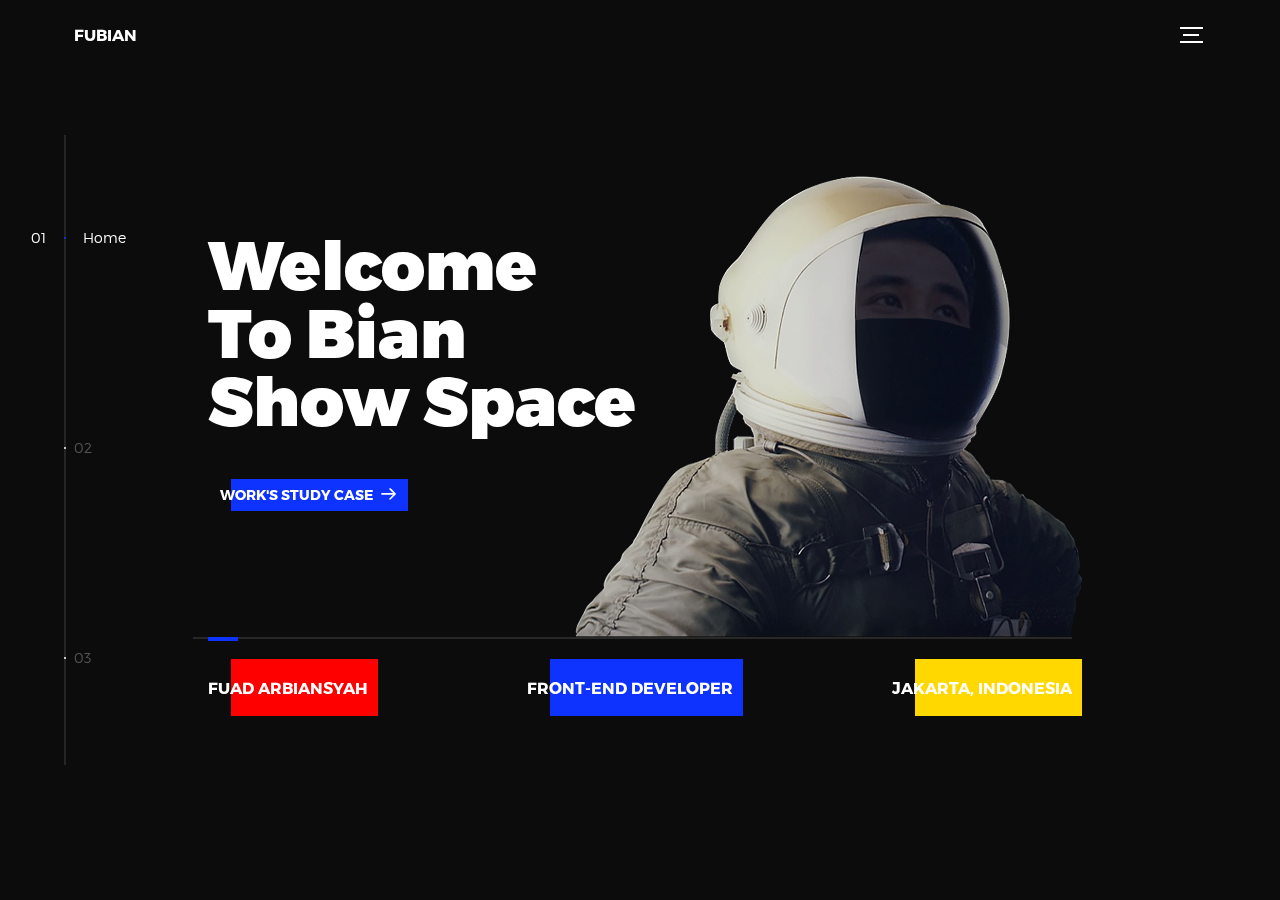
<file: index.html>
<!DOCTYPE html>
<html lang="en">
  <head>
    <meta charset="utf-8">
    <!--[if IE]><meta http-equiv="X-UA-Compatible" content="IE=edge, chrome=1"><![endif]-->
    <title>Fubian</title>
    <meta name="description" content="MySite">
    <meta name="keywords" content="">
    <meta name="viewport" content="width=device-width, initial-scale=1, minimal-ui, user-scalable=no">
    <link rel="icon" href="favicon.png" type="image/x-icon" sizes="16x16">
    <link rel="preconnect" href="https://fonts.googleapis.com">
    <link rel="preconnect" href="https://fonts.gstatic.com" crossorigin>
    <link href="https://fonts.googleapis.com/css2?family=Darker+Grotesque:wght@700;800&amp;display=swap" rel="stylesheet">
    <link rel="stylesheet" href="css/styles.css">
  </head>
  <body class="home">
    <div class="site">
      <main class="main">
        <!-- notification for small viewports and landscape oriented smartphones-->
        <div class="perspective effect-rotate-left">
          <div class="container">
            <div class="outer-nav--return"></div>
            <div class="l-viewport" id="viewport">
              <div class="l-wrapper">
                <header class="header"><a class="header--logo" href="#0">
                    <p>Fubian</p></a>
                  <div class="header--nav-toggle"><span></span></div>
                </header>
                <nav class="l-side-nav">
                  <ul class="side-nav">
                    <li class="is-active"><span>Home</span></li>
                    <li><span>Works</span></li>
                    <li><span>Contact</span></li>
                  </ul>
                </nav>
                <ul class="l-main-content main-content">
                  <li class="l-section section section--is-active">
                    <div class="intro">
                      <div class="intro--banner">
                        <h1>Welcome<br>To Bian<br>Show Space</h1>
                        <button class="cta">Work's Study Case
                          <svg id="Layer_1" version="1.1" xmlns="http://www.w3.org/2000/svg" xmlns:xlink="http://www.w3.org/1999/xlink" x="0px" y="0px" viewbox="0 0 150 118" style="enable-background:new 0 0 150 118;" xml:space="preserve">
                            <g transform="translate(0.000000,118.000000) scale(0.100000,-0.100000)">
                              <path d="M870,1167c-34-17-55-57-46-90c3-15,81-100,194-211l187-185l-565-1c-431,0-571-3-590-13c-55-28-64-94-18-137c21-20,33-20,597-20h575l-192-193C800,103,794,94,849,39c20-20,39-29,61-29c28,0,63,30,298,262c147,144,272,271,279,282c30,51,23,60-219,304C947,1180,926,1196,870,1167z"></path>
                            </g>
                          </svg><span class="btn-background"></span>
                        </button><img src="images/introduction-visual.png" alt="Welcome">
                      </div>
                      <div class="intro--options"><span>
                          <h3>Fuad Arbiansyah</h3>
                          <div class="btn-background" style="background-color:#ff0000;"></div></span><span>
                          <h3>Front-End Developer</h3>
                          <div class="btn-background"></div></span><span>
                          <h3>Jakarta, Indonesia</h3>
                          <div class="btn-background" style="background-color:#ffd800;"></div></span></div>
                    </div>
                  </li>
                  <li class="l-section section">
                    <div class="work">
                      <h2>Selected work</h2>
                      <div class="work--lockup">
                        <ul class="slider">
                          <li class="slider--item slider--item-left"><a href="ramerasanya.html">
                              <div class="slider--item-image"><img src="images/nano.gif" alt="nano-nano"></div>
                              <p class="slider--item-title">Nano Nano Website</p>
                              <p class="slider--item-description">Ramerasanya.com website develop</p></a></li>
                          <li class="slider--item slider--item-center"><a href="mcdonald.html">
                              <div class="slider--item-image"><img src="images/mcdonald.png" alt="McDonald"></div>
                              <p class="slider--item-title">McDonald's Singapore</p>
                              <p class="slider--item-description">Digital Menu Board</p></a></li>
                          <li class="slider--item slider--item-right"><a href="miniongame.html">
                              <div class="slider--item-image"><img src="images/mcdonaldapps.jpg" alt="McDonald Apps"></div>
                              <p class="slider--item-title">McDelivery App's mini Game</p>
                              <p class="slider--item-description"> McDelivery In-game Apps </p></a></li>
                        </ul>
                        <div class="slider--prev">
                          <svg id="Layer_1" version="1.1" xmlns="http://www.w3.org/2000/svg" xmlns:xlink="http://www.w3.org/1999/xlink" x="0px" y="0px" viewbox="0 0 150 118" style="enable-background:new 0 0 150 118;" xml:space="preserve">
                            <g transform="translate(0.000000,118.000000) scale(0.100000,-0.100000)">
                              <path d="M561,1169C525,1155,10,640,3,612c-3-13,1-36,8-52c8-15,134-145,281-289C527,41,562,10,590,10c22,0,41,9,61,29                        c55,55,49,64-163,278L296,510h575c564,0,576,0,597,20c46,43,37,109-18,137c-19,10-159,13-590,13l-565,1l182,180                        c101,99,187,188,193,199c16,30,12,57-12,84C631,1174,595,1183,561,1169z"></path>
                            </g>
                          </svg>
                        </div>
                        <div class="slider--next">
                          <svg id="Layer_1" version="1.1" xmlns="http://www.w3.org/2000/svg" xmlns:xlink="http://www.w3.org/1999/xlink" x="0px" y="0px" viewbox="0 0 150 118" style="enable-background:new 0 0 150 118;" xml:space="preserve">
                            <g transform="translate(0.000000,118.000000) scale(0.100000,-0.100000)">
                              <path d="M870,1167c-34-17-55-57-46-90c3-15,81-100,194-211l187-185l-565-1c-431,0-571-3-590-13c-55-28-64-94-18-137c21-20,33-20,597-20h575l-192-193C800,103,794,94,849,39c20-20,39-29,61-29c28,0,63,30,298,262c147,144,272,271,279,282c30,51,23,60-219,304C947,1180,926,1196,870,1167z"></path>
                            </g>
                          </svg>
                        </div>
                      </div>
                    </div>
                  </li>
                  <li class="l-section section">
                    <div class="about">
                      <div class="about--banner">
                        <h2 style="line-height: 80px;">Get <br>In Touch<br><font>with Me<i></i></font><span></span></h2>
                      </div>
                      <div class="about--options"><a href="mailto:fuad.arbiansyah@gmail.com" target="_blank">
                          <h3>Email</h3></a><a href="https://www.linkedin.com/in/fuad-arbiansyah-347a646b/" target="_blank">
                          <h3>linkedin</h3></a></div>
                    </div>
                  </li>
                </ul>
              </div>
            </div>
          </div>
          <ul class="outer-nav">
            <li class="is-active">Home</li>
            <li>Works</li>
            <li>Contact</li>
          </ul>
        </div>
      </main>
      <footer class="footer">
        <div class="footer--inner"></div>
      </footer>
    </div>
    <script src="js/scripts.js"></script>
  </body>
</html>
</file>
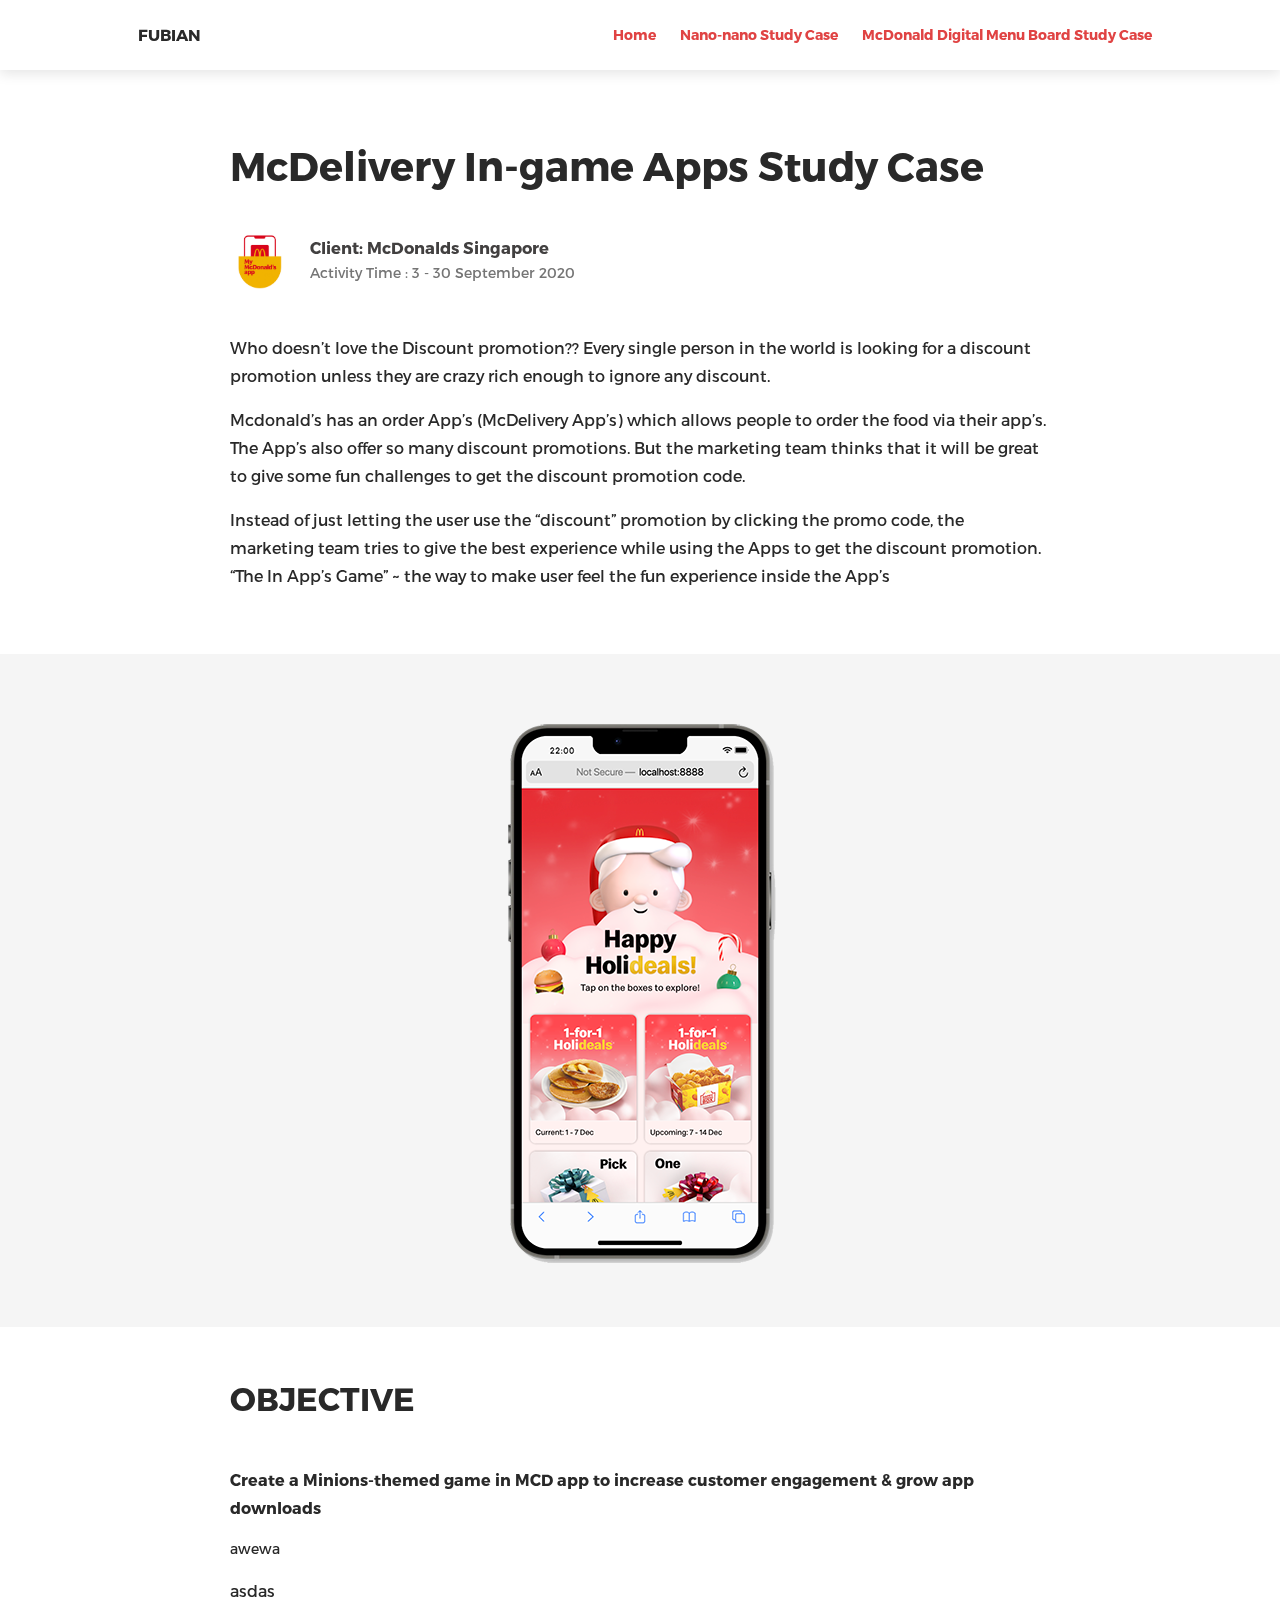
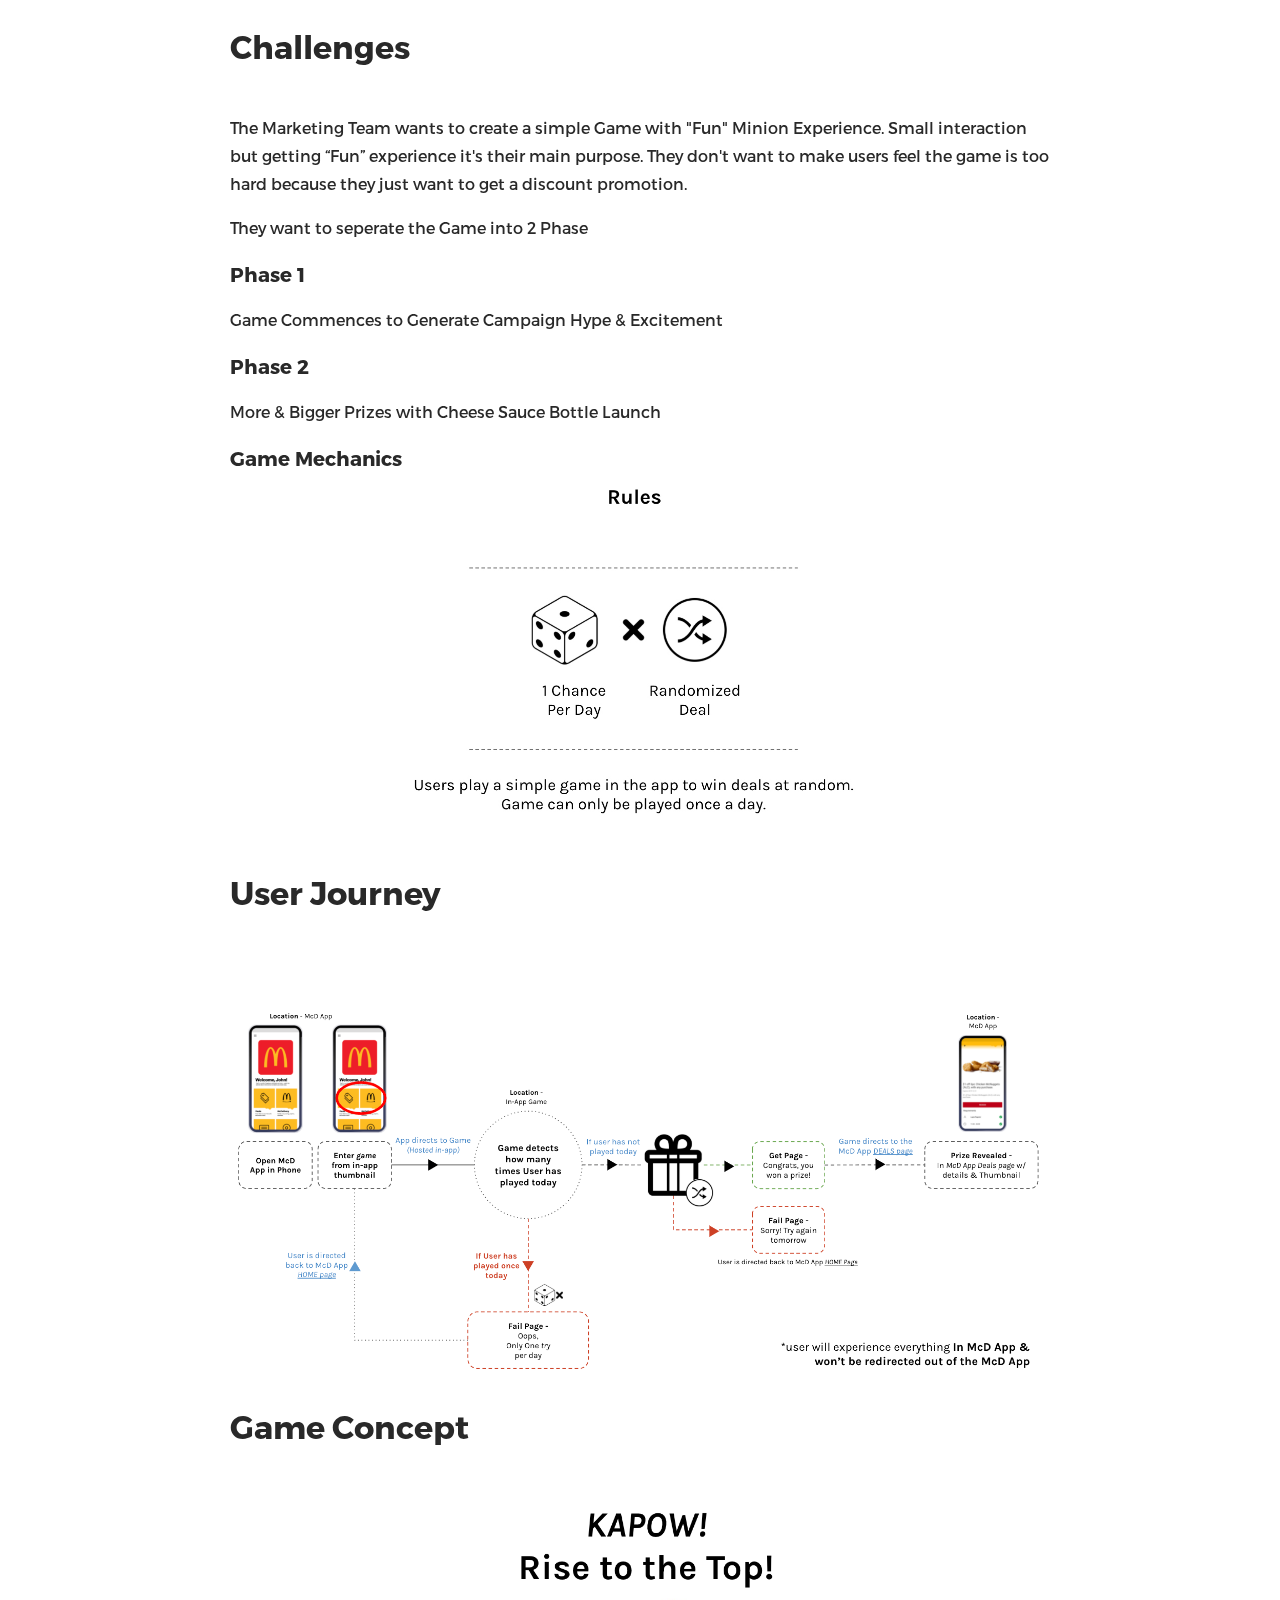
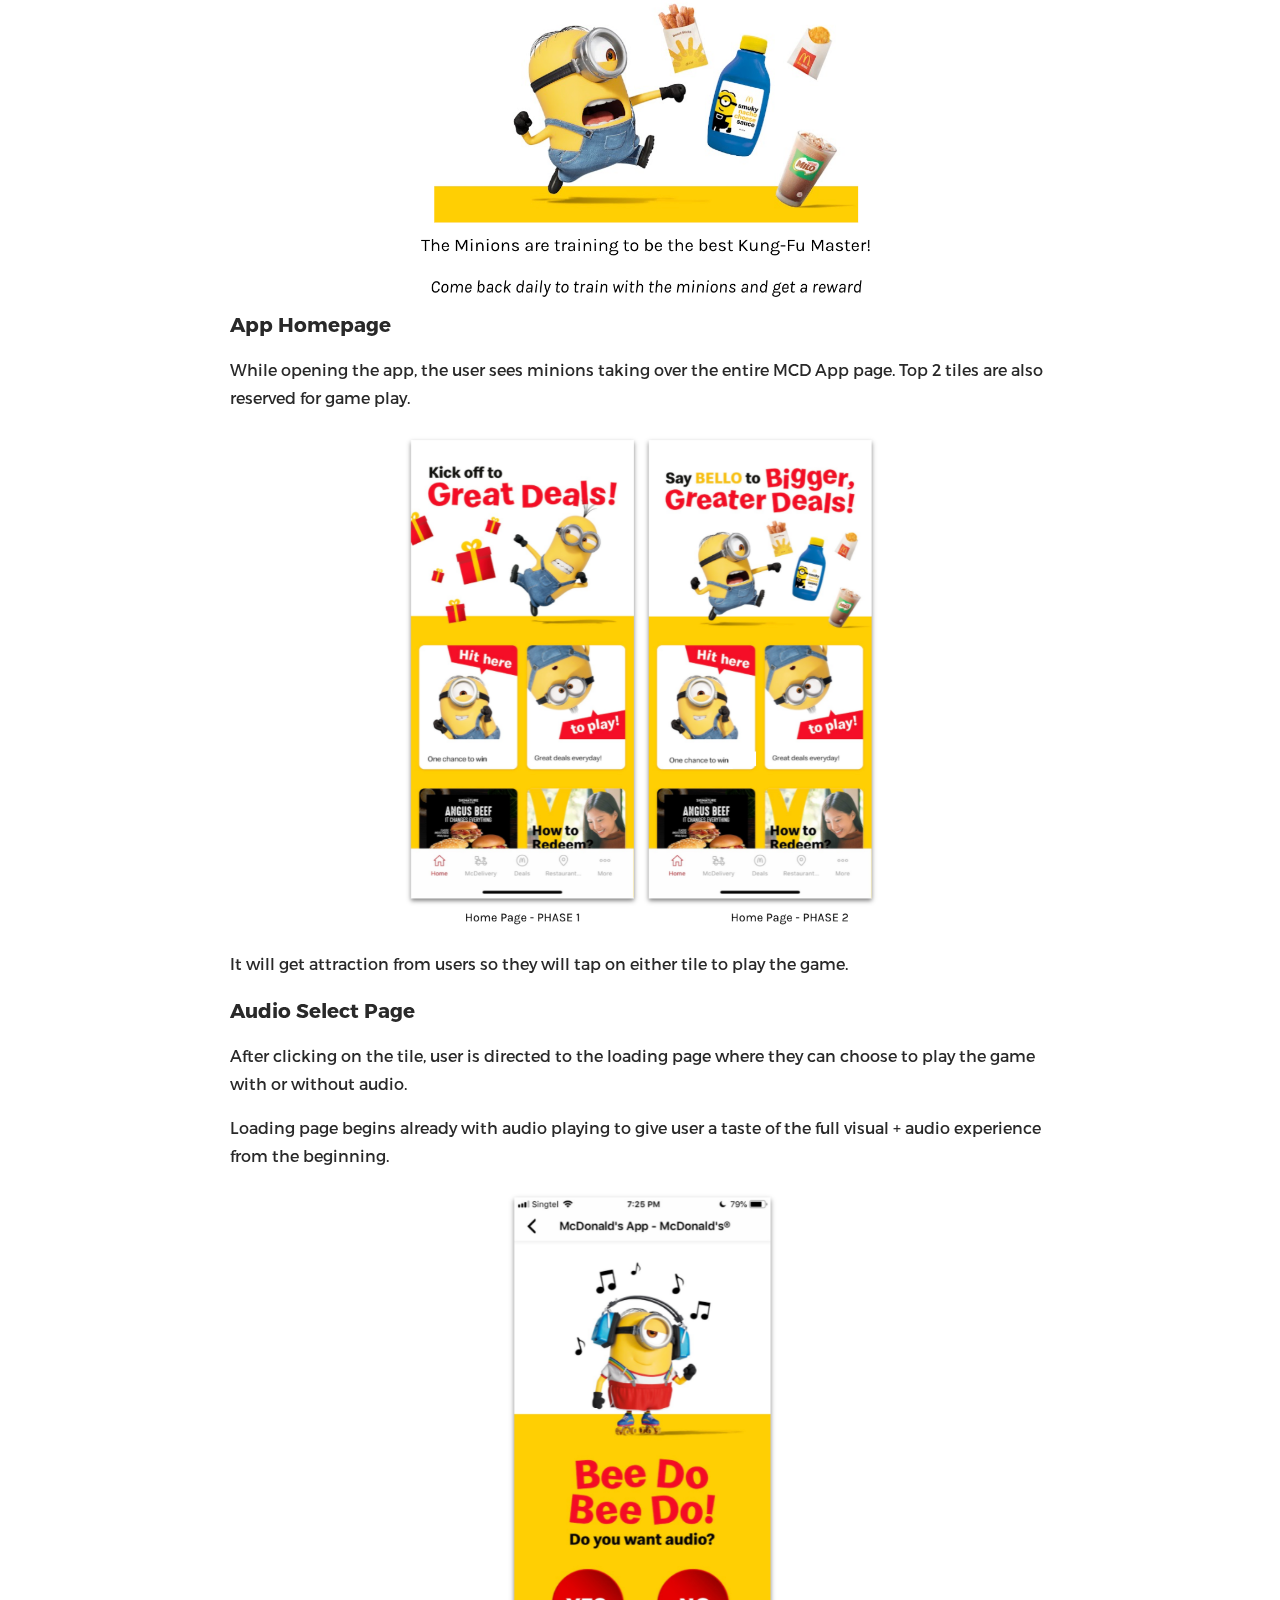
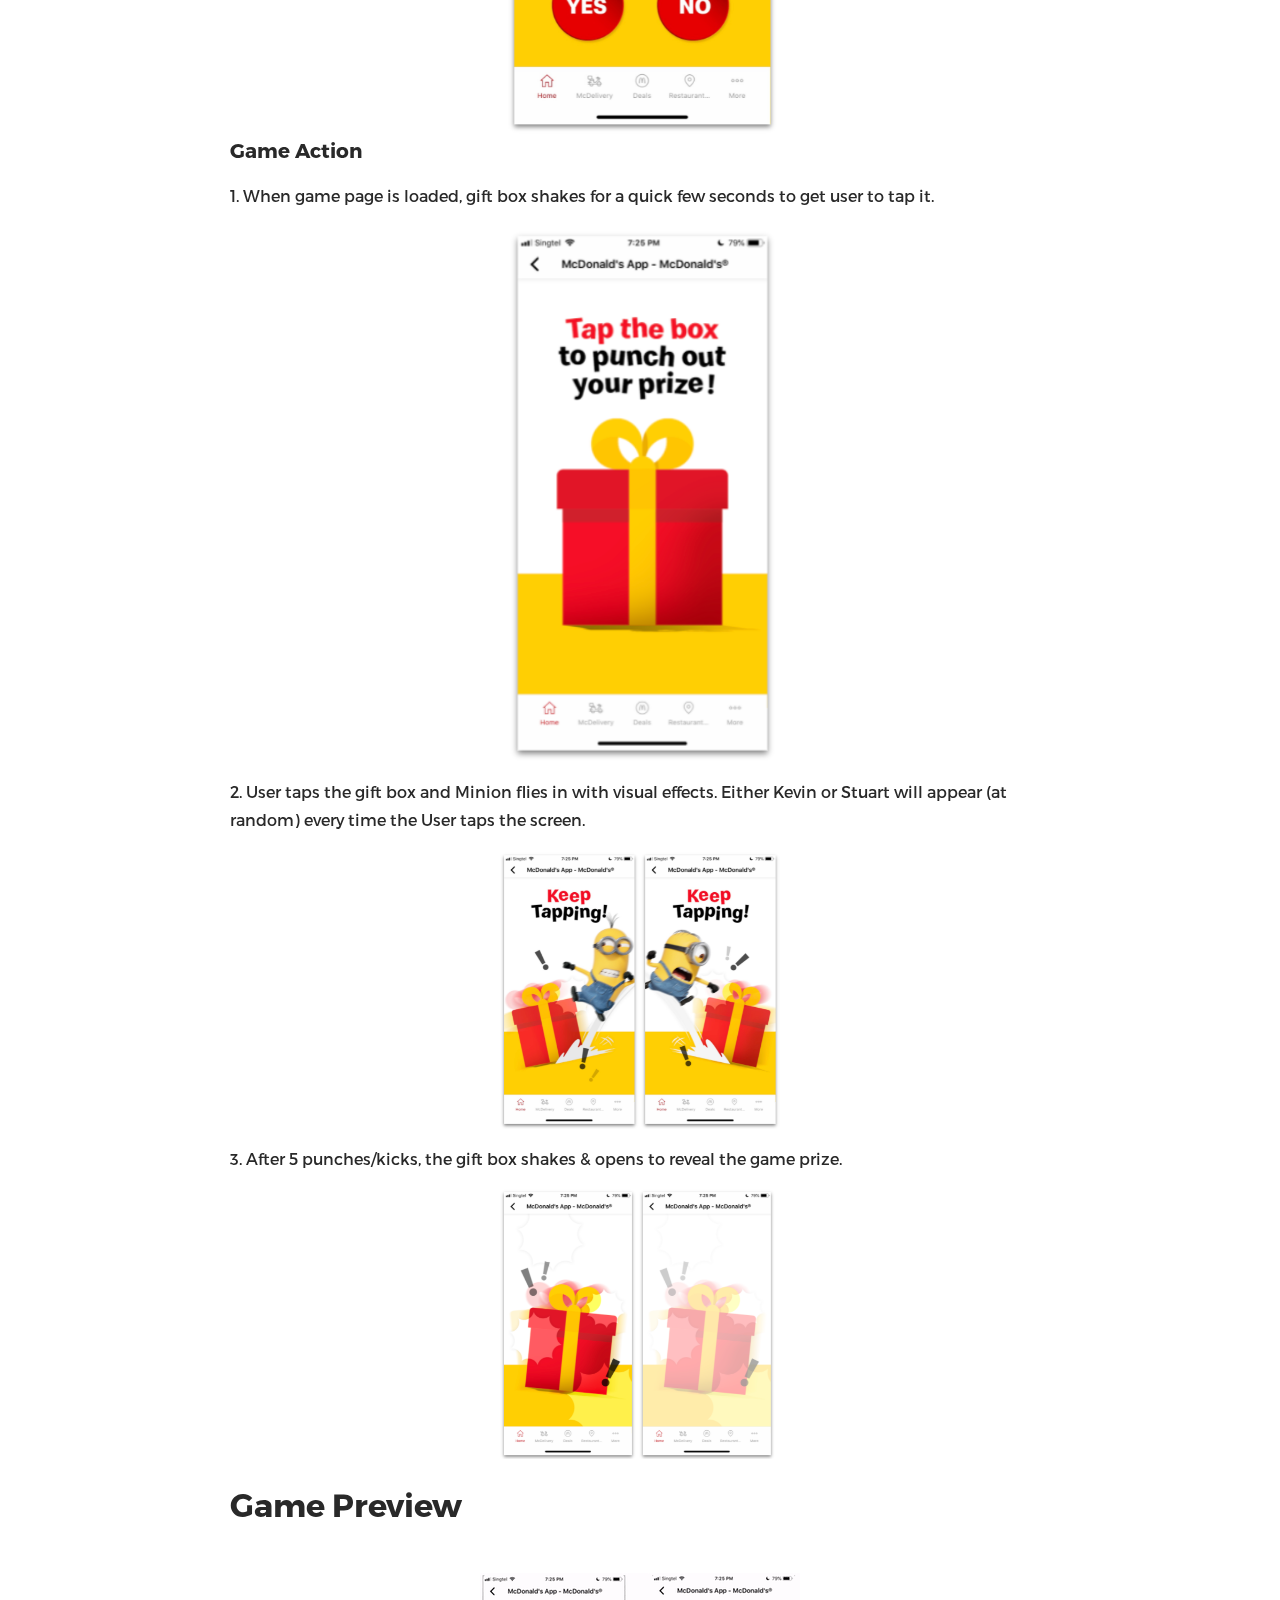
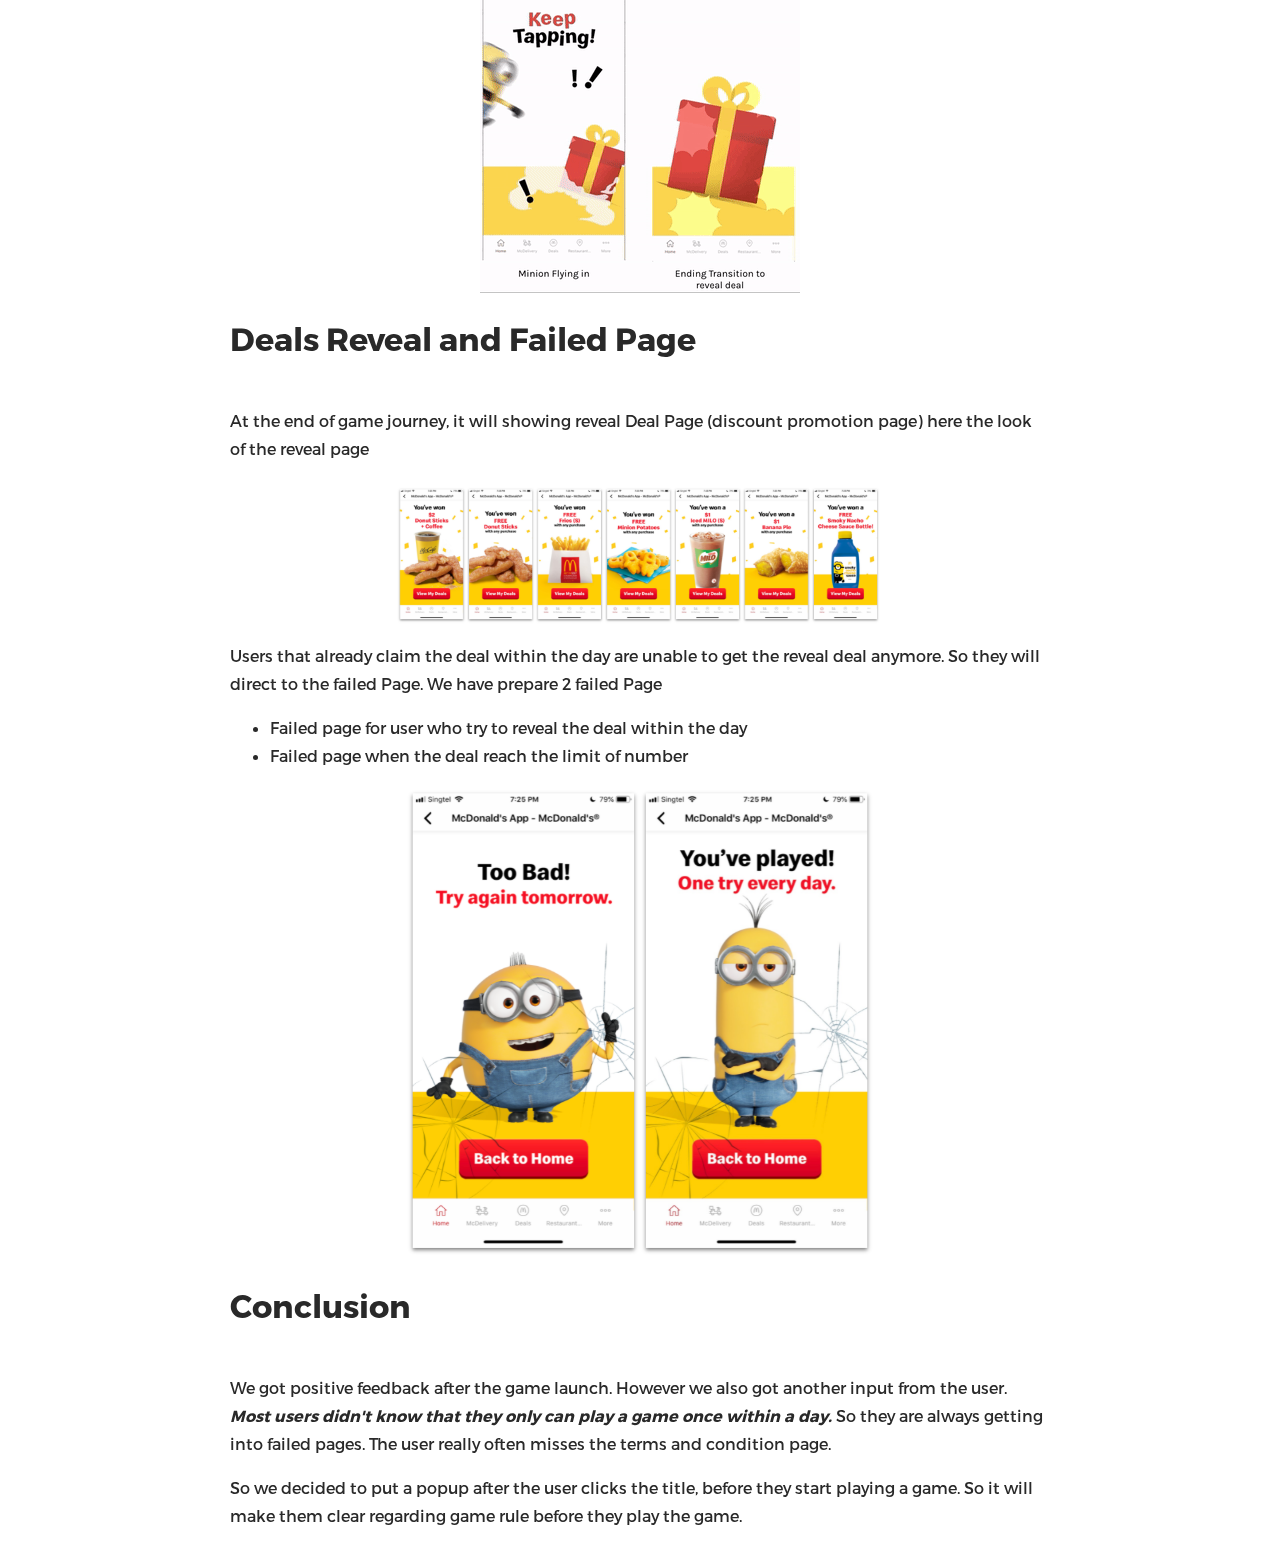
<file: miniongame.html>
<!DOCTYPE html>
<html lang="en">
  <head>
    <meta charset="utf-8">
    <!--[if IE]><meta http-equiv="X-UA-Compatible" content="IE=edge, chrome=1"><![endif]-->
    <title>Fubian - McDonald case</title>
    <meta name="description" content="">
    <meta name="keywords" content="">
    <meta name="viewport" content="width=device-width, initial-scale=1, minimal-ui, user-scalable=no">
    <link rel="icon" href="favicon.png" type="image/x-icon" sizes="16x16">
    <link href="https://fonts.googleapis.com/css?family=Cormorant+Garamond:600,600i,700,700i|Merriweather:900" rel="stylesheet">
    <link rel="stylesheet" href="css/styles.css">
  </head>
  <body class="detail">
    <div class="site">
      <div class="section_case">
        <header class="header case desktop">
          <div class="container">
            <div class="wrapper_header"><a class="header--logo" href="index.html">
                <p>Fubian </p></a>
              <nav>
                <ul>
                  <li><a href="index.html">Home</a></li>
                  <li><a href="ramerasanya.html">Nano-nano Study Case</a></li>
                  <li><a href="mcdonald.html">McDonald Digital Menu Board Study Case</a></li>
                </ul>
              </nav>
            </div>
          </div>
        </header>
        <header class="header case mobile">
          <div class="container">
            <div class="wrapper_header"><a class="header--logo" href="index.html">
                <p>Fubian </p></a>
              <nav>
                <button id="mobile-menu"><span></span><span></span><span></span></button>
                <ul class="list-nav">
                  <li><a href="index.html">Home</a></li>
                  <li><a href="ramerasanya.html">Nano-nano Study Case</a></li>
                  <li><a href="mcdonald.html">McDonald Digital Menu Board Study Case</a></li>
                </ul>
              </nav>
            </div>
          </div>
        </header>
        <div class="container">
          <section class="detail_case">
            <h2 class="title">McDelivery In-game Apps Study Case</h2>
            <div class="detail_top">
              <div class="detail_top-images"><img src="images/mcdonaldapps.jpg"></div>
              <div class="detail_top-info">
                <h3>Client: McDonalds Singapore</h3>
                <p> Activity Time : 3 - 30 September 2020</p>
              </div>
            </div>
            <div class="detail_content">
              <p>Who doesn’t love the Discount promotion?? Every single person in the world is looking for a discount promotion unless they are crazy rich enough to ignore any discount. </p>
              <p>Mcdonald’s has an order App’s (McDelivery App’s) which allows people to order the food via their app’s. The App’s also offer so many discount promotions.  But the marketing team thinks that it will be great to give some fun challenges to get the discount promotion code. </p>
              <p>Instead of just letting the user use the “discount” promotion by clicking the promo code,  the marketing team tries to give the best experience while using the Apps to get the discount promotion. “The In App’s Game” ~ the way to make user feel the fun experience inside the App’s</p>
            </div>
          </section>
        </div>
        <section class="detail_images">
          <div class="container">
            <div class="images-wrapper auto"><img src="images/mcdelivery/home_apps.png"></div>
          </div>
        </section>
        <div class="container">
          <section class="detail_case no-padding-top">
            <div class="detail_content">
              <h4>OBJECTIVE</h4>
              <p><b>Create a Minions-themed game in MCD app to increase customer engagement &amp; grow app downloads</b></p>
              <detail>awewa
                <p>asdas</p>
              </detail>
              <h4>Challenges </h4>
              <p>The Marketing Team wants to create a simple Game with "Fun" Minion Experience. Small interaction but getting “Fun” experience it's their main purpose. They don't want to make users feel the game is too hard because they just want to get a discount promotion. </p>
              <p>They want to seperate the Game into 2 Phase</p>
              <h5>Phase 1</h5>
              <p>Game Commences to Generate Campaign Hype &amp; Excitement</p>
              <h5>Phase 2</h5>
              <p>More &amp; Bigger Prizes with Cheese Sauce Bottle Launch</p>
              <h5>Game Mechanics</h5>
              <div class="center_images"><img src="images/mcdelivery/game_rule.jpg"></div>
            </div>
            <div class="detail_content">
              <h4>User Journey</h4>
              <div class="center_images full-width"><img src="images/mcdelivery/journey.png"></div>
            </div>
            <div class="detail_content">
              <h4>Game Concept</h4>
              <div class="center_images"><img src="images/mcdelivery/concept.png"></div>
              <h5>App Homepage</h5>
              <p>While opening the app, the user sees minions taking over the entire MCD App page. Top 2 tiles are also reserved for game play.  </p>
              <div class="center_images"><img src="images/mcdelivery/game-concept.png"></div>
              <p>It will get attraction from users so they  will tap  on either tile to play the game. </p>
              <h5>Audio Select Page</h5>
              <p>After clicking on the tile, user is directed to the loading page where they can choose to play the game with or without audio. </p>
              <p>Loading page begins already with audio playing to give user a taste of the full visual + audio experience from the beginning.</p>
              <div class="center_images small-images"><img src="images/mcdelivery/game-audio.png"></div>
              <h5>Game Action</h5>
              <p>1. When game page is loaded, gift box shakes for a quick few seconds to get user to tap it.</p>
              <div class="center_images small-images"><img src="images/mcdelivery/first-journey.png"></div>
              <p>2. User taps the gift box and Minion flies in with visual effects. Either Kevin or Stuart will appear (at random) every time the User taps the screen.</p>
              <div class="center_images small-images"><img src="images/mcdelivery/second-journey.png"></div>
              <p>3. After 5 punches/kicks, the gift box shakes &amp; opens to reveal the game prize.</p>
              <div class="center_images small-images"><img src="images/mcdelivery/third-journey.png"></div>
            </div>
            <div class="detail_content">
              <h4>Game Preview</h4>
              <div class="center_images"><img src="images/mcdelivery/gameplay.gif"></div>
            </div>
            <div class="detail_content">
              <h4>Deals Reveal and Failed Page</h4>
              <p>At the end of game journey, it will showing reveal Deal Page (discount promotion page) here the look of the reveal page </p>
              <div class="center_images"><img src="images/mcdelivery/game-reveal.png"></div>
              <p>Users that already claim the deal  within the day  are unable to get the reveal deal anymore. So they will direct to the failed Page. We have prepare 2 failed Page</p>
              <ul>
                <li>Failed page for user who try to reveal the deal within the day</li>
                <li>Failed page when the deal reach the limit of number</li>
              </ul>
              <div class="center_images"><img src="images/mcdelivery/failed.png"></div>
            </div>
            <div class="detail_content">
              <h4>Conclusion</h4>
              <p>We got positive feedback after the game launch. However we also got another input from the user.<i> <b>Most users didn't know that they only can play a game once within a day.</i> </b>  So they are always getting into failed pages. The user really often misses the terms and condition page.</p>
              <p>So we decided to put a popup after the user clicks the title, before they start playing a game.  So it will make them clear regarding game rule before they play the game.</p>
            </div>
          </section>
        </div>
      </div>
    </div>
    <script src="js/scripts.js"></script>
  </body>
</html>
</file>
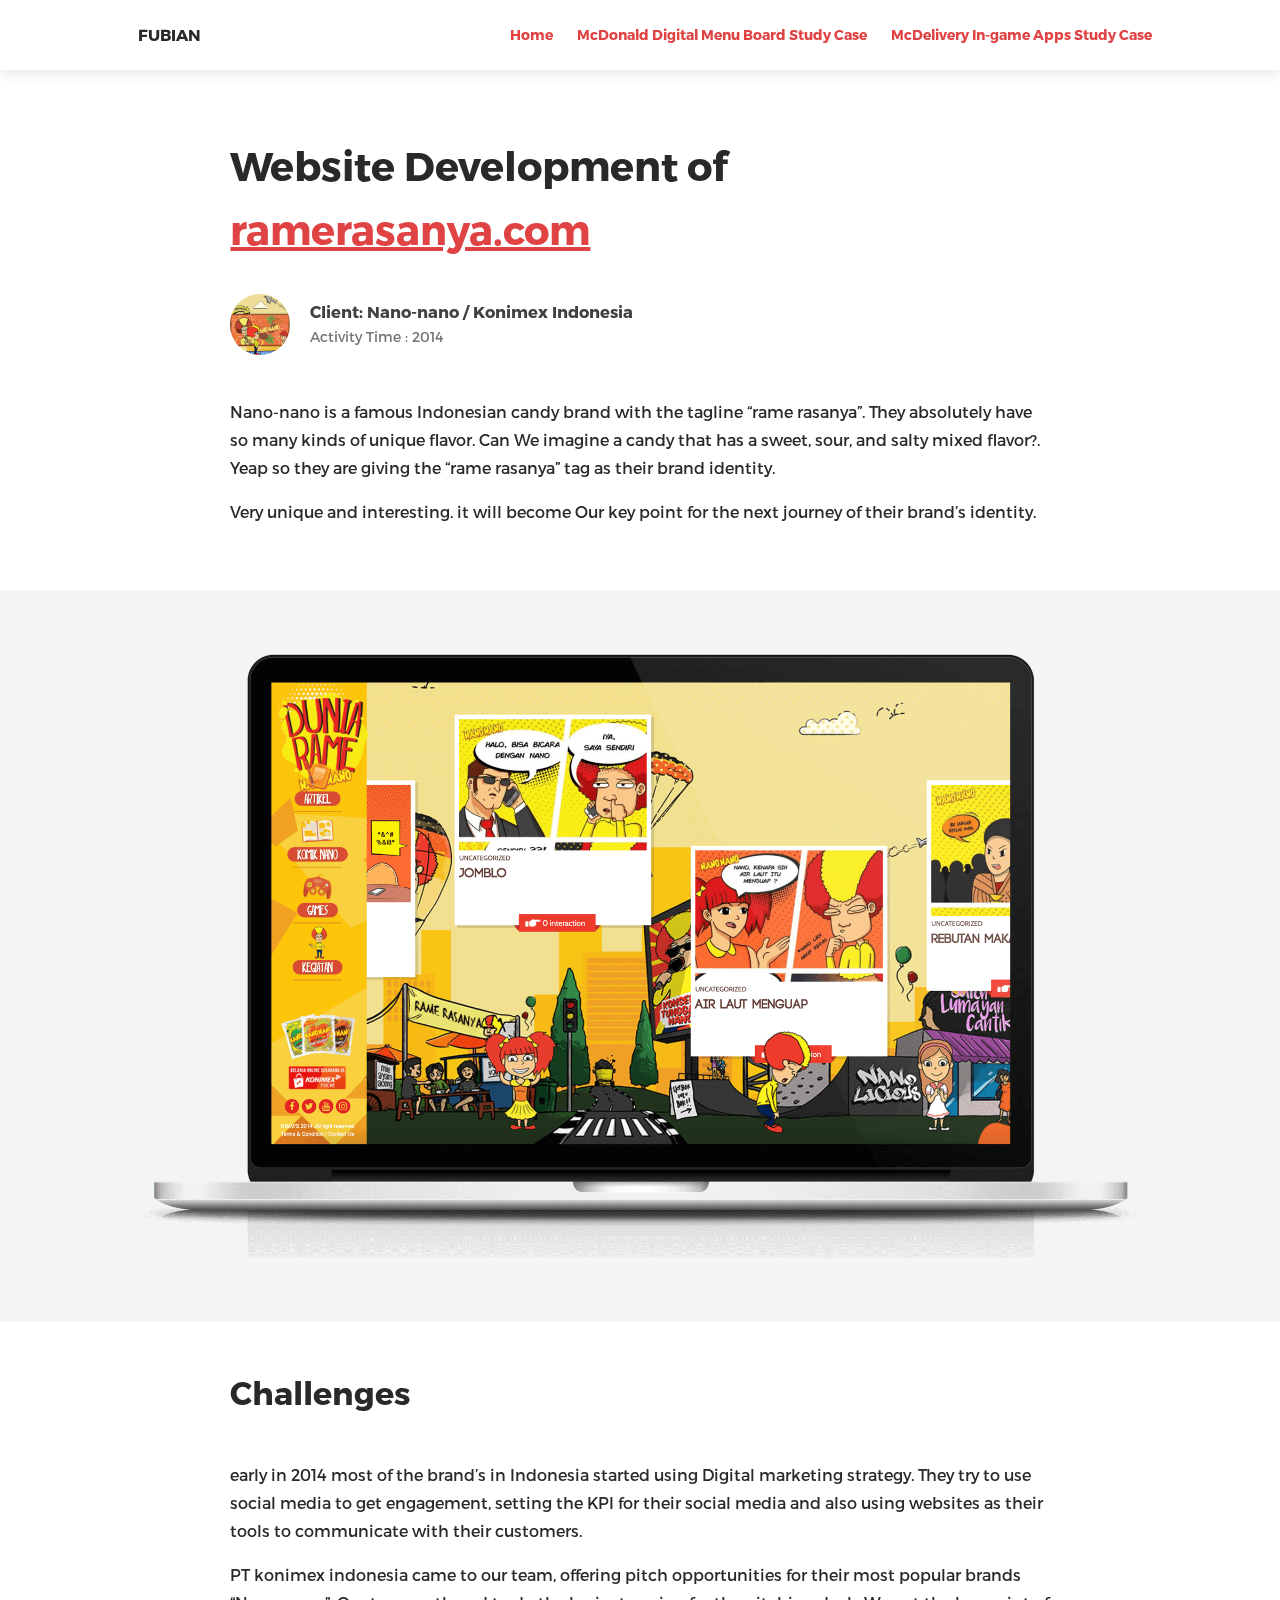
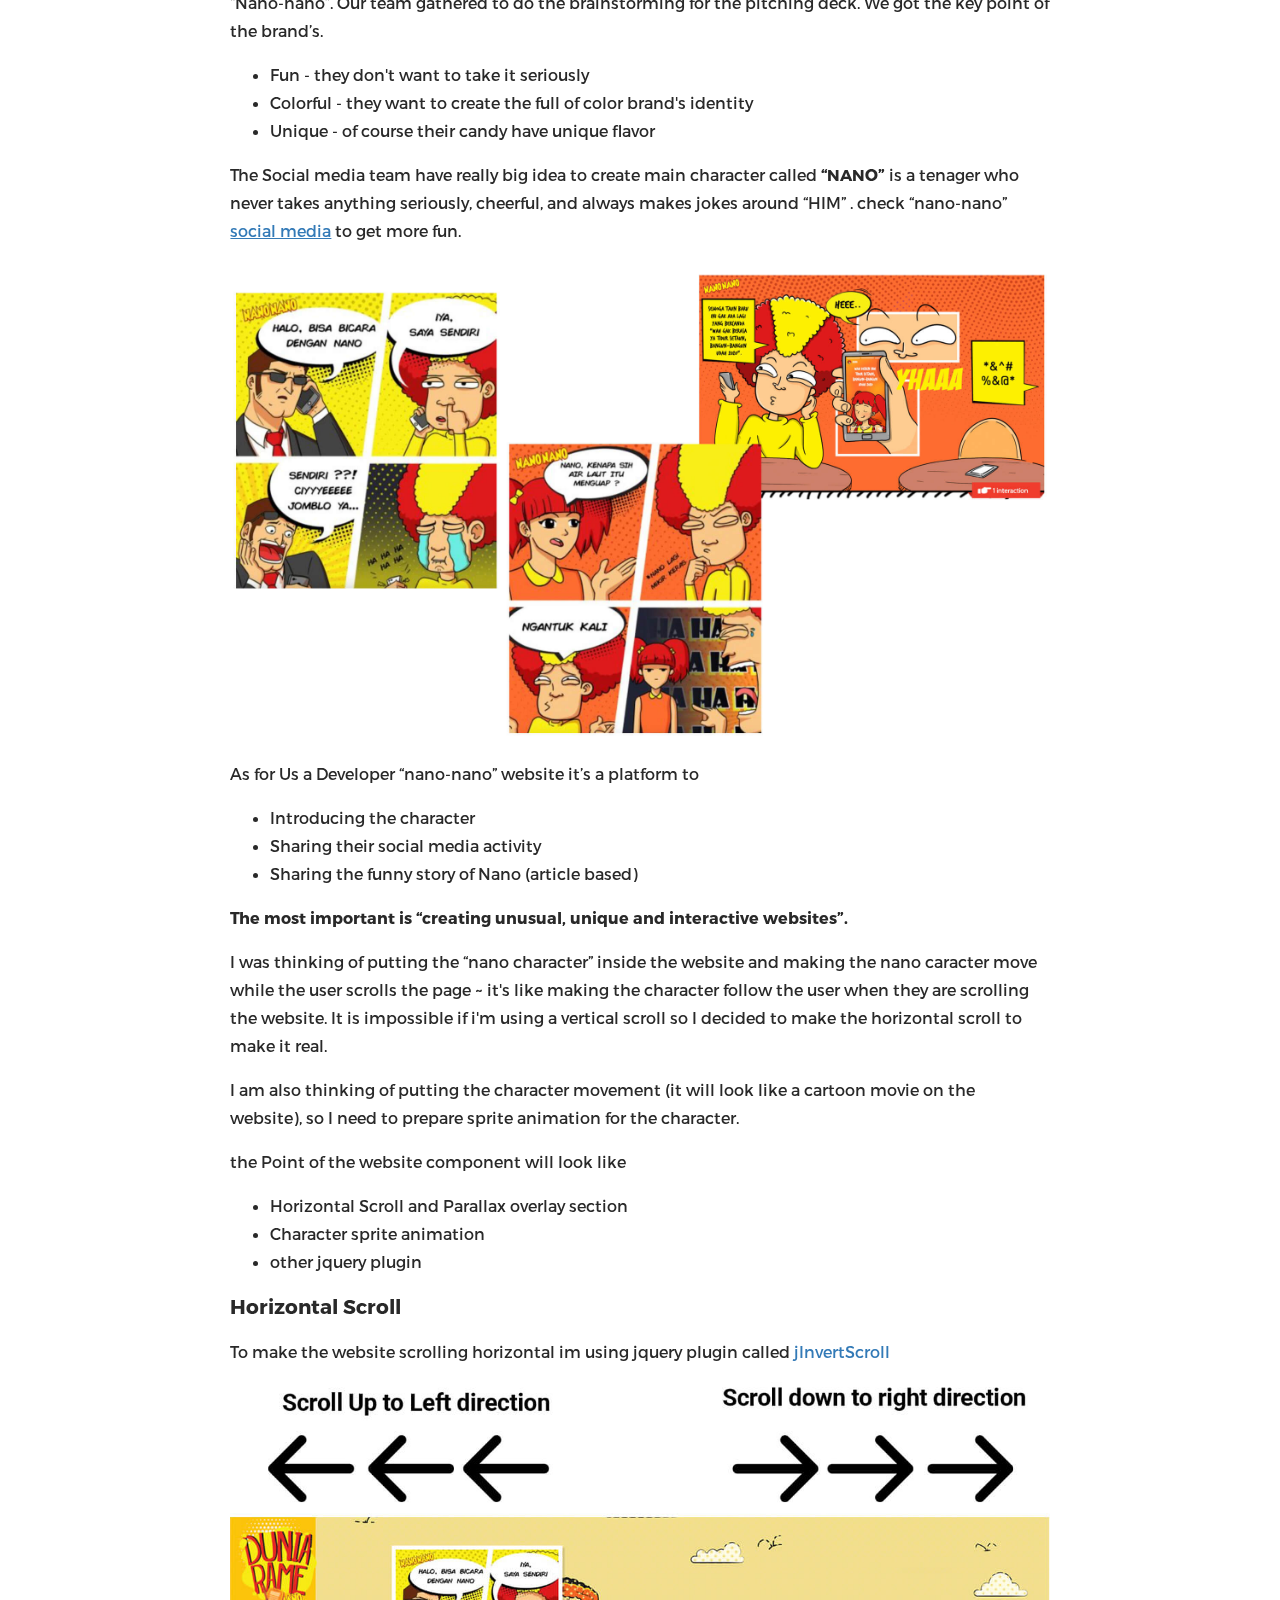
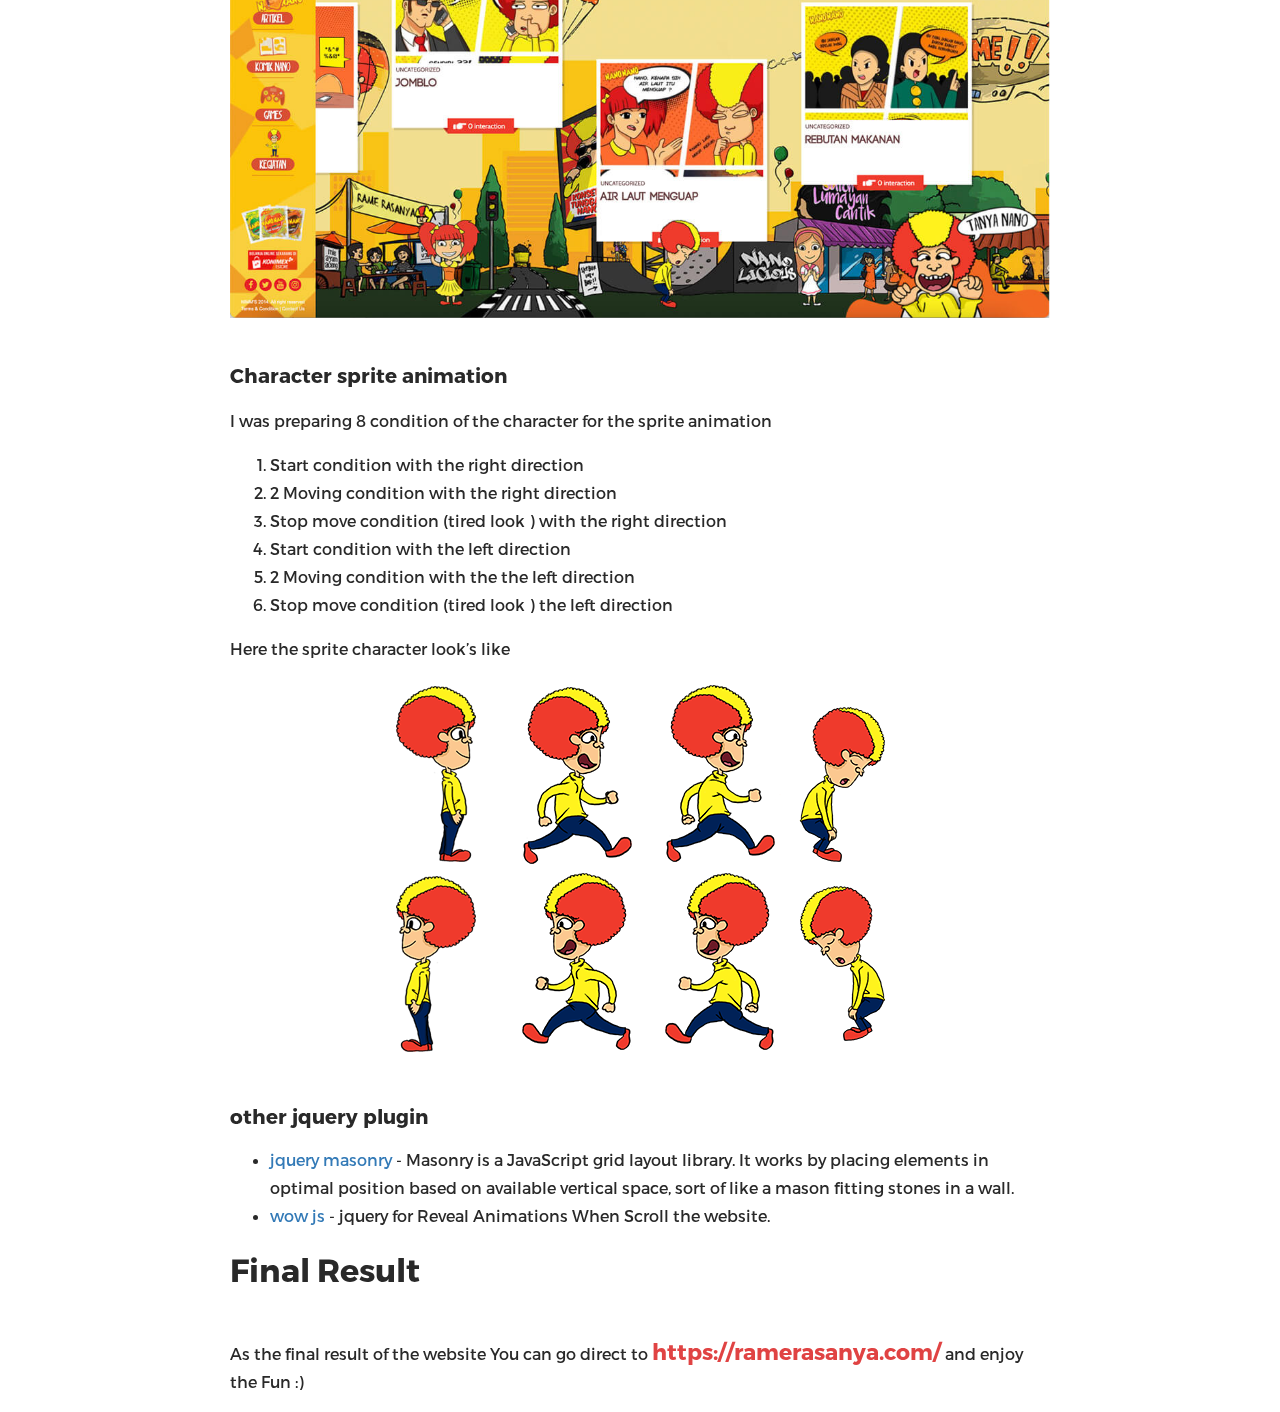
<file: ramerasanya.html>
<!DOCTYPE html>
<html lang="en">
  <head>
    <meta charset="utf-8">
    <!--[if IE]><meta http-equiv="X-UA-Compatible" content="IE=edge, chrome=1"><![endif]-->
    <title>Fubian - Ramerasanya.com</title>
    <meta name="description" content="">
    <meta name="keywords" content="">
    <meta name="viewport" content="width=device-width, initial-scale=1, minimal-ui, user-scalable=no">
    <link rel="icon" href="favicon.png" type="image/x-icon" sizes="16x16">
    <link href="https://fonts.googleapis.com/css?family=Cormorant+Garamond:600,600i,700,700i|Merriweather:900" rel="stylesheet">
    <link rel="stylesheet" href="css/styles.css">
  </head>
  <body class="detail">
    <div class="site">
      <div class="section_case">
        <header class="header case desktop">
          <div class="container">
            <div class="wrapper_header"><a class="header--logo" href="index.html">
                <p>Fubian </p></a>
              <nav>
                <ul>
                  <li><a href="index.html">Home</a></li>
                  <li><a href="mcdonald.html">McDonald Digital Menu Board Study Case</a></li>
                  <li><a href="miniongame.html"> McDelivery In-game Apps Study Case</a></li>
                </ul>
              </nav>
            </div>
          </div>
        </header>
        <header class="header case mobile">
          <div class="container">
            <div class="wrapper_header"><a class="header--logo" href="index.html">
                <p>Fubian </p></a>
              <nav>
                <button id="mobile-menu"><span></span><span></span><span></span></button>
                <ul class="list-nav">
                  <li><a href="index.html">Home</a></li>
                  <li><a href="ramerasanya.html">Nano-nano Study Case</a></li>
                  <li><a href="mcdonald.html">McDonald Digital Menu Board Study Case</a></li>
                </ul>
              </nav>
            </div>
          </div>
        </header>
        <div class="container">
          <section class="detail_case">
            <h2 class="title">Website Development of <a href="https://ramerasanya.com/" target="_blank" style="color:#e04343;text-decoration: underline;">ramerasanya.com</a></h2>
            <div class="detail_top">
              <div class="detail_top-images"><img src="images/nano.gif"></div>
              <div class="detail_top-info">
                <h3>Client: Nano-nano / Konimex Indonesia</h3>
                <p> Activity Time :  2014</p>
              </div>
            </div>
            <div class="detail_content">
              <p>Nano-nano is a famous Indonesian candy brand with the tagline “rame rasanya”. They absolutely have so many kinds of unique flavor. Can We imagine a candy that has a sweet, sour, and salty mixed flavor?. Yeap so they are giving the “rame rasanya” tag as their brand identity.</p>
              <p>Very unique and interesting. it will become Our key point  for the next journey of their brand’s identity.</p>
            </div>
          </section>
        </div>
        <section class="detail_images">
          <div class="container">
            <div class="images-wrapper"><img src="images/nano/nano-website.png"></div>
          </div>
        </section>
        <div class="container">
          <section class="detail_case no-padding-top">
            <div class="detail_content">
              <h4>Challenges </h4>
              <p>early in 2014 most of the brand’s in Indonesia started using Digital marketing strategy. They try to use social media to get engagement, setting the KPI for their social media and also using websites as their tools to communicate with their customers.</p>
              <p>PT konimex indonesia came to our team,  offering pitch opportunities for their most popular brands “Nano-nano”. Our team gathered to do the brainstorming for the pitching deck. We got the key point of the brand’s.</p>
              <ul>
                <li>Fun - they don't want to take it seriously </li>
                <li>Colorful - they want to create the full of color brand's identity</li>
                <li>Unique - of course their candy have unique flavor</li>
              </ul>
              <p>The Social media team have really big idea to create main character called <b>“NANO”</b> is a tenager who never takes anything seriously, cheerful, and always makes jokes around “HIM” .  check “nano-nano” <a href="https://www.instagram.com/nanonanoid/?hl=en" target="_blank" style="text-decoration: underline;">social media</a> to get more fun.</p>
              <div class="center_images full-width"><img src="images/nano/social-media-nano.jpg"></div>
              <p>As for Us a Developer “nano-nano” website it’s a platform to </p>
              <ul>
                <li>Introducing the character</li>
                <li>Sharing their social media activity</li>
                <li>Sharing the funny story of Nano (article based)</li>
              </ul>
              <p><b>The most important is “creating unusual, unique and interactive websites”. </b></p>
              <p>I was thinking of putting the “nano character” inside the website and making the nano caracter move while the user scrolls the page ~ it's like making the character follow the user when they are scrolling the website. It is impossible if i'm using a vertical scroll so I decided to make the horizontal scroll to make it real. </p>
              <p>I am also thinking of putting the character movement (it will look like a cartoon movie on the website), so I need to prepare sprite animation for the character. </p>
              <p>the Point of the website component will look like </p>
              <ul>
                <li>Horizontal Scroll and Parallax overlay section</li>
                <li>Character sprite animation </li>
                <li> other jquery plugin</li>
              </ul>
              <h5> Horizontal Scroll</h5>
              <p>To make the website scrolling horizontal im using jquery plugin called <a href=" https://github.com/pixxelfactory/jInvertScroll" target="_blank">jInvertScroll</a></p>
              <div class="center_images full-width"><img src="images/nano/horizontal.jpg"></div>
              <h5 style="margin-top: 5%"> Character sprite animation </h5>
              <p>I was preparing 8 condition of the character for the sprite animation</p>
              <ul style="list-style: decimal">
                <li>Start condition with the right direction</li>
                <li>2 Moving condition with the right direction</li>
                <li>Stop move condition (tired look ) with the right direction</li>
                <li>Start condition with the left direction</li>
                <li>2 Moving condition with the the left direction</li>
                <li>Stop move condition (tired look ) the left direction</li>
              </ul>
              <p>Here the sprite character look’s like</p>
              <div class="center_images"><img src="images/nano/nano-slide.png"></div>
              <h5 style="margin-top: 5%"> other jquery plugin </h5>
              <ul>
                <li><a href="https://masonry.desandro.com/" target="_blank">jquery masonry</a> - Masonry is a JavaScript grid layout library. It works by placing elements in optimal position based on available vertical space, sort of like a mason fitting stones in a wall.</li>
                <li><a href="https://wowjs.uk/" target="_blank">wow js</a> - jquery for Reveal Animations When Scroll the website.</li>
              </ul>
              <h4>Final Result</h4>
              <p>As the final result of the website You can go direct to <a href="https://ramerasanya.com/" target="_blank" class="big-notice">https://ramerasanya.com/</a> and enjoy the Fun :)</p>
            </div>
          </section>
        </div>
      </div>
    </div>
    <script src="js/scripts.js"></script>
  </body>
</html>
</file>
<file: css/styles.css>
/* Config */
:root {
  --sk-size: 40px;
  --sk-color: #333;
}


/* Utility class for centering */
.sk-center { margin: auto; }


/*  Plane

      <div class="sk-plane"></div>
 */
.sk-plane {
  width: var(--sk-size);
  height: var(--sk-size);
  background-color: var(--sk-color);
  animation: sk-plane 1.2s infinite ease-in-out; 
}

@keyframes sk-plane {
  0% {
    transform: perspective(120px) rotateX(0deg) rotateY(0deg); 
  } 50% {
    transform: perspective(120px) rotateX(-180.1deg) rotateY(0deg); 
  } 100% {
    transform: perspective(120px) rotateX(-180deg) rotateY(-179.9deg); 
  } 
}


/*  Chase

      <div class="sk-chase">
        <div class="sk-chase-dot"></div>
        <div class="sk-chase-dot"></div>
        <div class="sk-chase-dot"></div>
        <div class="sk-chase-dot"></div>
        <div class="sk-chase-dot"></div>
        <div class="sk-chase-dot"></div>
      </div>
 */
.sk-chase {
  width: var(--sk-size);
  height: var(--sk-size);
  position: relative;
  animation: sk-chase 2.5s infinite linear both; 
}

.sk-chase-dot {
  width: 100%;
  height: 100%;
  position: absolute;
  left: 0;
  top: 0; 
  animation: sk-chase-dot 2.0s infinite ease-in-out both; 
}

.sk-chase-dot:before {
  content: '';
  display: block;
  width: 25%;
  height: 25%;
  background-color: var(--sk-color);
  border-radius: 100%;
  animation: sk-chase-dot-before 2.0s infinite ease-in-out both; 
}

.sk-chase-dot:nth-child(1) { animation-delay: -1.1s; }
.sk-chase-dot:nth-child(2) { animation-delay: -1.0s; }
.sk-chase-dot:nth-child(3) { animation-delay: -0.9s; }
.sk-chase-dot:nth-child(4) { animation-delay: -0.8s; }
.sk-chase-dot:nth-child(5) { animation-delay: -0.7s; }
.sk-chase-dot:nth-child(6) { animation-delay: -0.6s; }
.sk-chase-dot:nth-child(1):before { animation-delay: -1.1s; }
.sk-chase-dot:nth-child(2):before { animation-delay: -1.0s; }
.sk-chase-dot:nth-child(3):before { animation-delay: -0.9s; }
.sk-chase-dot:nth-child(4):before { animation-delay: -0.8s; }
.sk-chase-dot:nth-child(5):before { animation-delay: -0.7s; }
.sk-chase-dot:nth-child(6):before { animation-delay: -0.6s; }

@keyframes sk-chase {
  100% { transform: rotate(360deg); } 
}

@keyframes sk-chase-dot {
  80%, 100% { transform: rotate(360deg); } 
}

@keyframes sk-chase-dot-before {
  50% {
    transform: scale(0.4); 
  } 100%, 0% {
    transform: scale(1.0); 
  } 
}


/*  Bounce

      <div class="sk-bounce">
        <div class="sk-bounce-dot"></div>
        <div class="sk-bounce-dot"></div>
      </div>
  */
.sk-bounce {
  width: var(--sk-size);
  height: var(--sk-size);
  position: relative;
}

.sk-bounce-dot {
  width: 100%;
  height: 100%;
  border-radius: 50%;
  background-color: var(--sk-color);
  opacity: 0.6;
  position: absolute;
  top: 0;
  left: 0;
  animation: sk-bounce 2s infinite cubic-bezier(0.455, 0.03, 0.515, 0.955); 
}

.sk-bounce-dot:nth-child(2) { animation-delay: -1.0s; }

@keyframes sk-bounce {
  0%, 100% {
    transform: scale(0);
  } 45%, 55% {
    transform: scale(1); 
  } 
}


/*  Wave

      <div class="sk-wave">
        <div class="sk-wave-rect"></div>
        <div class="sk-wave-rect"></div>
        <div class="sk-wave-rect"></div>
        <div class="sk-wave-rect"></div>
        <div class="sk-wave-rect"></div>
      </div>
 */
.sk-wave {
  width: var(--sk-size);
  height: var(--sk-size);
  display: flex;
  justify-content: space-between;
}

.sk-wave-rect {
  background-color: var(--sk-color);
  height: 100%;
  width: 15%;
  animation: sk-wave 1.2s infinite ease-in-out; 
}

.sk-wave-rect:nth-child(1) { animation-delay: -1.2s; }
.sk-wave-rect:nth-child(2) { animation-delay: -1.1s; }
.sk-wave-rect:nth-child(3) { animation-delay: -1.0s; }
.sk-wave-rect:nth-child(4) { animation-delay: -0.9s; }
.sk-wave-rect:nth-child(5) { animation-delay: -0.8s; }

@keyframes sk-wave {
  0%, 40%, 100% {
    transform: scaleY(0.4); 
  } 20% {
    transform: scaleY(1); 
  } 
}


/*  Pulse

      <div class="sk-pulse"></div>
 */
.sk-pulse {
  width: var(--sk-size);
  height: var(--sk-size);
  background-color: var(--sk-color);
  border-radius: 100%;
  animation: sk-pulse 1.2s infinite cubic-bezier(0.455, 0.03, 0.515, 0.955); 
}

@keyframes sk-pulse {
  0% {
    transform: scale(0); 
  } 100% {
    transform: scale(1);
    opacity: 0; 
  }
}


/*  Flow

      <div class="sk-flow">
        <div class="sk-flow-dot"></div>
        <div class="sk-flow-dot"></div>
        <div class="sk-flow-dot"></div>
      </div>
 */
.sk-flow {
  width: calc(var(--sk-size) * 1.3);
  height: calc(var(--sk-size) * 1.3);
  display: flex;
  justify-content: space-between;
}

.sk-flow-dot {
  width: 25%;
  height: 25%;
  background-color: var(--sk-color);
  border-radius: 50%;
  animation: sk-flow 1.4s cubic-bezier(0.455, 0.03, 0.515, 0.955) 0s infinite both;
}

.sk-flow-dot:nth-child(1) { animation-delay: -0.30s; }
.sk-flow-dot:nth-child(2) { animation-delay: -0.15s; }

@keyframes sk-flow {
  0%, 80%, 100% {
    transform: scale(0.3); }
  40% {
    transform: scale(1); 
  }
}


/*  Swing

      <div class="sk-swing">
        <div class="sk-swing-dot"></div>
        <div class="sk-swing-dot"></div>
      </div>
 */
.sk-swing {
  width: var(--sk-size);
  height: var(--sk-size);
  position: relative;
  animation: sk-swing 1.8s infinite linear; 
}
  
.sk-swing-dot {
  width: 45%;
  height: 45%;
  position: absolute;
  top: 0;
  left: 0;
  right: 0;
  margin: auto;
  background-color: var(--sk-color);
  border-radius: 100%;
  animation: sk-swing-dot 2s infinite ease-in-out; 
}

.sk-swing-dot:nth-child(2) {
  top: auto;
  bottom: 0;
  animation-delay: -1s; 
}

@keyframes sk-swing {
  100% {
    transform: rotate(360deg); 
  } 
}

@keyframes sk-swing-dot {
  0%, 100% {
    transform: scale(0.2); }
  50% {
    transform: scale(1); 
  } 
}


/*  Circle

      <div class="sk-circle">
        <div class="sk-circle-dot"></div>
        <div class="sk-circle-dot"></div>
        <div class="sk-circle-dot"></div>
        <div class="sk-circle-dot"></div>
        <div class="sk-circle-dot"></div>
        <div class="sk-circle-dot"></div>
        <div class="sk-circle-dot"></div>
        <div class="sk-circle-dot"></div>
        <div class="sk-circle-dot"></div>
        <div class="sk-circle-dot"></div>
        <div class="sk-circle-dot"></div>
        <div class="sk-circle-dot"></div>
      </div>
 */
.sk-circle {
  width: var(--sk-size);
  height: var(--sk-size);
  position: relative; 
}

.sk-circle-dot {
  width: 100%;
  height: 100%;
  position: absolute;
  left: 0;
  top: 0;
}

.sk-circle-dot:before {
    content: '';
    display: block;
    width: 15%;
    height: 15%;
    background-color: var(--sk-color);
    border-radius: 100%;
    animation: sk-circle 1.2s infinite ease-in-out both; 
}

.sk-circle-dot:nth-child(1) { transform: rotate(30deg); }
.sk-circle-dot:nth-child(2) { transform: rotate(60deg); }
.sk-circle-dot:nth-child(3) { transform: rotate(90deg); }
.sk-circle-dot:nth-child(4) { transform: rotate(120deg); }
.sk-circle-dot:nth-child(5) { transform: rotate(150deg); }
.sk-circle-dot:nth-child(6) { transform: rotate(180deg); }
.sk-circle-dot:nth-child(7) { transform: rotate(210deg); }
.sk-circle-dot:nth-child(8) { transform: rotate(240deg); }
.sk-circle-dot:nth-child(9) { transform: rotate(270deg); }
.sk-circle-dot:nth-child(10) { transform: rotate(300deg); }
.sk-circle-dot:nth-child(11) { transform: rotate(330deg); }
.sk-circle-dot:nth-child(1):before { animation-delay: -1.1s; }
.sk-circle-dot:nth-child(2):before { animation-delay: -1s; }
.sk-circle-dot:nth-child(3):before { animation-delay: -0.9s; }
.sk-circle-dot:nth-child(4):before { animation-delay: -0.8s; }
.sk-circle-dot:nth-child(5):before { animation-delay: -0.7s; }
.sk-circle-dot:nth-child(6):before { animation-delay: -0.6s; }
.sk-circle-dot:nth-child(7):before { animation-delay: -0.5s; }
.sk-circle-dot:nth-child(8):before { animation-delay: -0.4s; }
.sk-circle-dot:nth-child(9):before { animation-delay: -0.3s; }
.sk-circle-dot:nth-child(10):before { animation-delay: -0.2s; }
.sk-circle-dot:nth-child(11):before { animation-delay: -0.1s; }

@keyframes sk-circle {
  0%, 80%, 100% {
    transform: scale(0); }
  40% {
    transform: scale(1); 
  } 
}


/*  Circle Fade

      <div class="sk-circle-fade">
        <div class="sk-circle-fade-dot"></div>
        <div class="sk-circle-fade-dot"></div>
        <div class="sk-circle-fade-dot"></div>
        <div class="sk-circle-fade-dot"></div>
        <div class="sk-circle-fade-dot"></div>
        <div class="sk-circle-fade-dot"></div>
        <div class="sk-circle-fade-dot"></div>
        <div class="sk-circle-fade-dot"></div>
        <div class="sk-circle-fade-dot"></div>
        <div class="sk-circle-fade-dot"></div>
        <div class="sk-circle-fade-dot"></div>
        <div class="sk-circle-fade-dot"></div>
      </div>
 */
.sk-circle-fade {
  width: var(--sk-size);
  height: var(--sk-size);
  position: relative; 
}

.sk-circle-fade-dot {
  width: 100%;
  height: 100%;
  position: absolute;
  left: 0;
  top: 0; 
}

.sk-circle-fade-dot:before {
  content: '';
  display: block;
  width: 15%;
  height: 15%;
  background-color: var(--sk-color);
  border-radius: 100%;
  animation: sk-circle-fade 1.2s infinite ease-in-out both; 
}

.sk-circle-fade-dot:nth-child(1)  { transform: rotate(30deg);  }
.sk-circle-fade-dot:nth-child(2)  { transform: rotate(60deg);  }
.sk-circle-fade-dot:nth-child(3)  { transform: rotate(90deg);  }
.sk-circle-fade-dot:nth-child(4)  { transform: rotate(120deg); }
.sk-circle-fade-dot:nth-child(5)  { transform: rotate(150deg); }
.sk-circle-fade-dot:nth-child(6)  { transform: rotate(180deg); }
.sk-circle-fade-dot:nth-child(7)  { transform: rotate(210deg); }
.sk-circle-fade-dot:nth-child(8)  { transform: rotate(240deg); }
.sk-circle-fade-dot:nth-child(9)  { transform: rotate(270deg); }
.sk-circle-fade-dot:nth-child(10) { transform: rotate(300deg); }
.sk-circle-fade-dot:nth-child(11) { transform: rotate(330deg); }
.sk-circle-fade-dot:nth-child(1):before  { animation-delay: -1.1s; }
.sk-circle-fade-dot:nth-child(2):before  { animation-delay: -1.0s; }
.sk-circle-fade-dot:nth-child(3):before  { animation-delay: -0.9s; }
.sk-circle-fade-dot:nth-child(4):before  { animation-delay: -0.8s; }
.sk-circle-fade-dot:nth-child(5):before  { animation-delay: -0.7s; }
.sk-circle-fade-dot:nth-child(6):before  { animation-delay: -0.6s; }
.sk-circle-fade-dot:nth-child(7):before  { animation-delay: -0.5s; }
.sk-circle-fade-dot:nth-child(8):before  { animation-delay: -0.4s; }
.sk-circle-fade-dot:nth-child(9):before  { animation-delay: -0.3s; }
.sk-circle-fade-dot:nth-child(10):before { animation-delay: -0.2s; }
.sk-circle-fade-dot:nth-child(11):before { animation-delay: -0.1s; }

@keyframes sk-circle-fade {
  0%, 39%, 100% {
    opacity: 0;
    transform: scale(0.6);
  } 40% {
    opacity: 1; 
    transform: scale(1);
  }
}


/*  Grid

    <div class="sk-grid">
      <div class="sk-grid-cube"></div>
      <div class="sk-grid-cube"></div>
      <div class="sk-grid-cube"></div>
      <div class="sk-grid-cube"></div>
      <div class="sk-grid-cube"></div>
      <div class="sk-grid-cube"></div>
      <div class="sk-grid-cube"></div>
      <div class="sk-grid-cube"></div>
      <div class="sk-grid-cube"></div>
    </div>
 */
.sk-grid {
  width: var(--sk-size);
  height: var(--sk-size);
  /* Cube positions
   * 1 2 3
   * 4 5 6
   * 7 8 9
   */ 
 }
.sk-grid-cube {
    width: 33.33%;
    height: 33.33%;
    background-color: var(--sk-color);
    float: left;
    animation: sk-grid 1.3s infinite ease-in-out; 
}
.sk-grid-cube:nth-child(1) { animation-delay: 0.2s; }
.sk-grid-cube:nth-child(2) { animation-delay: 0.3s; }
.sk-grid-cube:nth-child(3) { animation-delay: 0.4s; }
.sk-grid-cube:nth-child(4) { animation-delay: 0.1s; }
.sk-grid-cube:nth-child(5) { animation-delay: 0.2s; }
.sk-grid-cube:nth-child(6) { animation-delay: 0.3s; }
.sk-grid-cube:nth-child(7) { animation-delay: 0.0s; }
.sk-grid-cube:nth-child(8) { animation-delay: 0.1s; }
.sk-grid-cube:nth-child(9) { animation-delay: 0.2s; }

@keyframes sk-grid {
  0%, 70%, 100% {
    transform: scale3D(1, 1, 1); 
  } 35% {
    transform: scale3D(0, 0, 1); 
  } 
}


/*  Fold

      <div class="sk-fold">
        <div class="sk-fold-cube"></div>
        <div class="sk-fold-cube"></div>
        <div class="sk-fold-cube"></div>
        <div class="sk-fold-cube"></div>
      </div>
 */
.sk-fold {
  width: var(--sk-size);
  height: var(--sk-size);
  position: relative;
  transform: rotateZ(45deg); 
}
.sk-fold-cube {
  float: left;
  width: 50%;
  height: 50%;
  position: relative;
  transform: scale(1.1); 
}

.sk-fold-cube:before {
  content: '';
  position: absolute;
  top: 0;
  left: 0;
  width: 100%;
  height: 100%;
  background-color: var(--sk-color);
  animation: sk-fold 2.4s infinite linear both;
  transform-origin: 100% 100%; 
}
.sk-fold-cube:nth-child(2) { transform: scale(1.1) rotateZ(90deg); }
.sk-fold-cube:nth-child(4) { transform: scale(1.1) rotateZ(180deg); }
.sk-fold-cube:nth-child(3) { transform: scale(1.1) rotateZ(270deg); }
.sk-fold-cube:nth-child(2):before { animation-delay: 0.3s; }
.sk-fold-cube:nth-child(4):before { animation-delay: 0.6s; }
.sk-fold-cube:nth-child(3):before { animation-delay: 0.9s; }

@keyframes sk-fold {
  0%, 10% {
    transform: perspective(140px) rotateX(-180deg);
    opacity: 0; 
  } 25%, 75% {
    transform: perspective(140px) rotateX(0deg);
    opacity: 1; 
  } 90%, 100% {
    transform: perspective(140px) rotateY(180deg);
    opacity: 0;
  } 
}


/*  Wander

      <div class="sk-wander">
        <div class="sk-wander-cube"></div>
        <div class="sk-wander-cube"></div>
        <div class="sk-wander-cube"></div>
        <div class="sk-wander-cube"></div>
      </div>
 */
.sk-wander {
  width: var(--sk-size);
  height: var(--sk-size);
  position: relative; 
}

.sk-wander-cube {
  background-color: var(--sk-color);
  width: 20%;
  height: 20%;
  position: absolute;
  top: 0;
  left: 0;
  --sk-wander-distance: calc(var(--sk-size) * 0.75);
  animation: sk-wander 2.0s ease-in-out -2.0s infinite both;
}
.sk-wander-cube:nth-child(2) { animation-delay: -0.5s; }
.sk-wander-cube:nth-child(3) { animation-delay: -1.0s; }

@keyframes sk-wander {
  0% {
    transform: rotate(0deg); 
  } 25% {
    transform: translateX(var(--sk-wander-distance)) rotate(-90deg) scale(0.6); 
  } 50% { /* Make FF rotate in the right direction */
    transform: translateX(var(--sk-wander-distance)) translateY(var(--sk-wander-distance)) rotate(-179deg); 
  } 50.1% {
    transform: translateX(var(--sk-wander-distance)) translateY(var(--sk-wander-distance)) rotate(-180deg); 
  } 75% {
    transform: translateX(0) translateY(var(--sk-wander-distance)) rotate(-270deg) scale(0.6);
  } 100% {
    transform: rotate(-360deg); 
  }
}

@charset "UTF-8";
/*! normalize.css v3.0.3 | MIT License | github.com/necolas/normalize.css */
html {
  font-family: sans-serif;
  -ms-text-size-adjust: 100%;
  -webkit-text-size-adjust: 100%; }

body {
  margin: 0; }

article,
aside,
details,
figcaption,
figure,
footer,
header,
hgroup,
main,
menu,
nav,
section,
summary {
  display: block; }

audio,
canvas,
progress,
video {
  display: inline-block;
  vertical-align: baseline; }

audio:not([controls]) {
  display: none;
  height: 0; }

[hidden],
template {
  display: none; }

a {
  background-color: transparent; }

a:active,
a:hover {
  outline: 0; }

abbr[title] {
  border-bottom: none;
  text-decoration: underline;
  text-decoration: underline dotted; }

b,
strong {
  font-weight: bold; }

dfn {
  font-style: italic; }

h1 {
  font-size: 2em;
  margin: 0.67em 0; }

mark {
  background: #ff0;
  color: #000; }

small {
  font-size: 80%; }

sub,
sup {
  font-size: 75%;
  line-height: 0;
  position: relative;
  vertical-align: baseline; }

sup {
  top: -0.5em; }

sub {
  bottom: -0.25em; }

img {
  border: 0; }

svg:not(:root) {
  overflow: hidden; }

figure {
  margin: 1em 40px; }

hr {
  box-sizing: content-box;
  height: 0; }

pre {
  overflow: auto; }

code,
kbd,
pre,
samp {
  font-family: monospace, monospace;
  font-size: 1em; }

button,
input,
optgroup,
select,
textarea {
  color: inherit;
  font: inherit;
  margin: 0; }

button {
  overflow: visible; }

button,
select {
  text-transform: none; }

button,
html input[type="button"],
input[type="reset"],
input[type="submit"] {
  -webkit-appearance: button;
  cursor: pointer; }

button[disabled],
html input[disabled] {
  cursor: default; }

button::-moz-focus-inner,
input::-moz-focus-inner {
  border: 0;
  padding: 0; }

input {
  line-height: normal; }

input[type="checkbox"],
input[type="radio"] {
  box-sizing: border-box;
  padding: 0; }

input[type="number"]::-webkit-inner-spin-button,
input[type="number"]::-webkit-outer-spin-button {
  height: auto; }

input[type="search"] {
  -webkit-appearance: textfield;
  box-sizing: content-box; }

input[type="search"]::-webkit-search-cancel-button,
input[type="search"]::-webkit-search-decoration {
  -webkit-appearance: none; }

fieldset {
  border: 1px solid #c0c0c0;
  margin: 0 2px;
  padding: 0.35em 0.625em 0.75em; }

legend {
  border: 0;
  padding: 0; }

textarea {
  overflow: auto; }

optgroup {
  font-weight: bold; }

table {
  border-collapse: collapse;
  border-spacing: 0; }

td,
th {
  padding: 0; }

* {
  -webkit-box-sizing: border-box;
  -moz-box-sizing: border-box;
  box-sizing: border-box; }

*:before,
*:after {
  -webkit-box-sizing: border-box;
  -moz-box-sizing: border-box;
  box-sizing: border-box; }

html {
  font-size: 10px;
  -webkit-tap-highlight-color: rgba(0, 0, 0, 0); }

body {
  font-family: "Helvetica Neue", Helvetica, Arial, sans-serif;
  font-size: 14px;
  line-height: 1.428571429;
  color: #333333;
  background-color: #fff; }

input,
button,
select,
textarea {
  font-family: inherit;
  font-size: inherit;
  line-height: inherit; }

a {
  color: #337ab7;
  text-decoration: none; }
  a:hover, a:focus {
    color: #23527c;
    text-decoration: underline; }
  a:focus {
    outline: 5px auto -webkit-focus-ring-color;
    outline-offset: -2px; }

figure {
  margin: 0; }

img {
  vertical-align: middle; }

.img-responsive {
  display: block;
  max-width: 100%;
  height: auto; }

.img-rounded {
  border-radius: 6px; }

.img-thumbnail {
  padding: 4px;
  line-height: 1.428571429;
  background-color: #fff;
  border: 1px solid #ddd;
  border-radius: 4px;
  -webkit-transition: all 0.2s ease-in-out;
  -o-transition: all 0.2s ease-in-out;
  transition: all 0.2s ease-in-out;
  display: inline-block;
  max-width: 100%;
  height: auto; }

.img-circle {
  border-radius: 50%; }

hr {
  margin-top: 20px;
  margin-bottom: 20px;
  border: 0;
  border-top: 1px solid #eeeeee; }

.sr-only {
  position: absolute;
  width: 1px;
  height: 1px;
  padding: 0;
  margin: -1px;
  overflow: hidden;
  clip: rect(0, 0, 0, 0);
  border: 0; }

.sr-only-focusable:active, .sr-only-focusable:focus {
  position: static;
  width: auto;
  height: auto;
  margin: 0;
  overflow: visible;
  clip: auto; }

[role="button"] {
  cursor: pointer; }

@font-face {
  font-family: 'Montserrat';
  src: url("../fonts/Montserrat-Black.eot");
  src: local("☺"), url("../fonts/Montserrat-Black.woff") format("woff"), url("../fonts/Montserrat-Black.ttf") format("truetype"), url("../fonts/Montserrat-Black.svg") format("svg");
  font-weight: 900;
  font-style: normal; }

@font-face {
  font-family: 'Montserrat';
  src: url("../fonts/Montserrat-Bold.eot");
  src: local("☺"), url("../fonts/Montserrat-Bold.woff") format("woff"), url("../fonts/Montserrat-Bold.ttf") format("truetype"), url("../fonts/Montserrat-Bold.svg") format("svg");
  font-weight: 700;
  font-style: normal; }

@font-face {
  font-family: 'Montserrat';
  src: url("../fonts/Montserrat-Regular.eot");
  src: local("☺"), url("../fonts/Montserrat-Regular.woff") format("woff"), url("../fonts/Montserrat-Regular.ttf") format("truetype"), url("../fonts/Montserrat-Regular.svg") format("svg");
  font-weight: 400;
  font-style: normal; }

@font-face {
  font-family: 'Montserrat';
  src: url("../fonts/Montserrat-Light.eot");
  src: local("☺"), url("../fonts/Montserrat-Light.woff") format("woff"), url("../fonts/Montserrat-Light.ttf") format("truetype"), url("../fonts/Montserrat-Light.svg") format("svg");
  font-weight: 300;
  font-style: normal; }

/*! normalize.css v3.0.2 | MIT License | git.io/normalize */
html {
  font-family: sans-serif;
  -ms-text-size-adjust: 100%;
  -webkit-text-size-adjust: 100%; }

body {
  margin: 0; }

article,
aside,
details,
figcaption,
figure,
footer,
header,
hgroup,
main,
menu,
nav,
section,
summary {
  display: block; }

audio,
canvas,
progress,
video {
  display: inline-block;
  vertical-align: baseline; }

audio:not([controls]) {
  display: none;
  height: 0; }

[hidden],
template {
  display: none; }

a {
  background-color: transparent; }

a:active,
a:hover {
  outline: 0; }

abbr[title] {
  border-bottom: 1px dotted; }

b,
strong {
  font-weight: bold; }

dfn {
  font-style: italic; }

h1 {
  font-size: 2em;
  margin: 0.67em 0; }

mark {
  background: #ff0;
  color: #000; }

small {
  font-size: 80%; }

sub,
sup {
  font-size: 75%;
  line-height: 0;
  position: relative;
  vertical-align: baseline; }

sup {
  top: -0.5em; }

sub {
  bottom: -0.25em; }

img {
  border: 0; }

svg:not(:root) {
  overflow: hidden; }

figure {
  margin: 1em 40px; }

hr {
  -moz-box-sizing: content-box;
  box-sizing: content-box;
  height: 0; }

pre {
  overflow: auto; }

code,
kbd,
pre,
samp {
  font-family: monospace, monospace;
  font-size: 1em; }

button,
input,
optgroup,
select,
textarea {
  color: inherit;
  font: inherit;
  margin: 0; }

button {
  overflow: visible; }

button,
select {
  text-transform: none; }

button,
html input[type="button"],
input[type="reset"],
input[type="submit"] {
  -webkit-appearance: button;
  cursor: pointer; }

button[disabled],
html input[disabled] {
  cursor: default; }

button::-moz-focus-inner,
input::-moz-focus-inner {
  border: 0;
  padding: 0; }

input {
  line-height: normal; }

input[type="checkbox"],
input[type="radio"] {
  box-sizing: border-box;
  padding: 0; }

input[type="number"]::-webkit-inner-spin-button,
input[type="number"]::-webkit-outer-spin-button {
  height: auto; }

input[type="search"] {
  -webkit-appearance: textfield;
  -moz-box-sizing: content-box;
  -webkit-box-sizing: content-box;
  box-sizing: content-box; }

input[type="search"]::-webkit-search-cancel-button,
input[type="search"]::-webkit-search-decoration {
  -webkit-appearance: none; }

fieldset {
  border: 1px solid #c0c0c0;
  margin: 0 2px;
  padding: 0.35em 0.625em 0.75em; }

legend {
  border: 0;
  padding: 0; }

textarea {
  overflow: auto; }

optgroup {
  font-weight: bold; }

table {
  border-collapse: collapse;
  border-spacing: 0; }

td,
th {
  padding: 0; }

::selection {
  background: #FFF498; }

::-moz-selection {
  background: #FFF498; }

img::selection {
  background: transparent; }

img::-moz-selection {
  background: transparent; }

body {
  -webkit-tap-highlight-color: #FFF498; }

body {
  background-color: #0c0c0c;
  font-size: 14px;
  line-height: 1.6;
  font-family: "Montserrat", sans-serif;
  color: #fff;
  -webkit-font-smoothing: antialiased;
  -webkit-text-size-adjust: 100%; }
  body.detail {
    background-color: #fff; }

.l-viewport {
  position: relative;
  width: 100%;
  height: 100vh;
  box-shadow: 0 0 45px 5px rgba(0, 0, 0, 0.85);
  overflow: hidden; }

.l-wrapper {
  position: relative;
  width: 1440px;
  max-width: 90%;
  height: 100%;
  margin: 0 auto; }

.l-side-nav {
  position: absolute;
  left: 0;
  display: flex;
  height: 100%;
  align-items: center; }
  .l-side-nav::before {
    content: "";
    position: absolute;
    top: 50%;
    left: 0;
    transform: translateY(-50%);
    width: 2px;
    height: 70%;
    max-height: 750px;
    background-color: #555;
    opacity: .35;
    z-index: 10; }
  @media (max-width: 1180px) {
    .l-side-nav {
      display: none; } }

.l-main-content {
  position: relative;
  width: 100%;
  height: 100%;
  margin: 0;
  padding: 0;
  list-style: none; }

.l-section {
  position: absolute;
  width: 100%;
  height: 100%; }

.device-notification {
  display: none;
  position: fixed;
  top: 0;
  left: 0;
  width: 100%;
  height: 100%;
  flex-direction: column;
  align-items: center;
  justify-content: center;
  background-color: #0c0c0c;
  z-index: 12; }
  .device-notification--logo {
    display: flex;
    align-items: center;
    text-decoration: none;
    color: #fff; }
    .device-notification--logo p {
      margin: 0 0 0 10px;
      font-size: 16px;
      font-weight: 700;
      text-transform: uppercase; }
  .device-notification--message {
    width: 70%;
    margin: 30px 0 0 0;
    font-weight: 700;
    text-align: center; }
  @media (max-width: 767px) and (min-width: 601px) and (max-height: 680px) {
    .device-notification {
      display: flex; } }
  @media (max-width: 600px) and (min-width: 480px) and (max-height: 580px) {
    .device-notification {
      display: flex; } }
  @media (max-width: 736px) and (min-width: 360px) and (orientation: landscape) {
    .device-notification {
      display: flex; } }
  @media (max-width: 359px) {
    .device-notification {
      display: flex; } }

.section {
  opacity: 0;
  visibility: hidden;
  transition: opacity .4s ease-in-out, visibility 0s .4s; }
  .section--is-active {
    opacity: 1;
    visibility: visible;
    z-index: 1;
    transition: opacity .4s ease-in-out .4s; }
  .section--next {
    transform: translateY(-45px);
    transition: transform .4s ease-in-out; }
  .section--prev {
    transform: translateY(45px);
    transition: transform .4s ease-in-out; }

.header {
  position: absolute;
  top: 0;
  left: 0;
  display: flex;
  width: 100%;
  height: 70px;
  align-items: center;
  justify-content: space-between;
  z-index: 10; }
  .header--logo {
    display: flex;
    align-items: center;
    text-decoration: none;
    color: #fff; }
    .header--logo p {
      margin: 0 0 0 10px;
      font-size: 16px;
      font-weight: 700;
      text-transform: uppercase; }
  .header--nav-toggle {
    display: flex;
    width: 50px;
    height: 50px;
    flex-direction: column;
    align-items: center;
    justify-content: center;
    cursor: pointer; }
    .header--nav-toggle span, .header--nav-toggle::before, .header--nav-toggle::after {
      content: "";
      position: relative;
      width: 16px;
      height: 2px;
      background-color: #fff; }
    .header--nav-toggle::before {
      bottom: 5px;
      width: 23px; }
    .header--nav-toggle::after {
      top: 5px;
      width: 23px; }
  .header--cta {
    position: absolute;
    top: 50%;
    left: 50%;
    transform: translate(-50%, -50%);
    padding: 0 20px;
    line-height: 30px;
    text-decoration: none;
    color: #fff;
    font-weight: 700;
    text-transform: uppercase;
    background-color: #0f33ff;
    border: none;
    opacity: 0;
    visibility: hidden;
    transition: opacity .4s ease-in-out, visibility 0s .4s; }
    .header--cta:focus {
      outline: none; }
    .header--cta.is-active {
      opacity: 1;
      visibility: visible;
      transition: opacity .4s ease-in-out .4s; }
    @media (max-width: 767px) {
      .header--cta {
        display: none; } }

.side-nav {
  position: relative;
  display: flex;
  width: 100px;
  height: 70%;
  max-height: 750px;
  flex-direction: column;
  justify-content: space-around;
  margin: 0;
  padding: 0;
  list-style-position: inside;
  z-index: 10; }
  .side-nav > li {
    position: relative;
    top: -5px;
    color: #fff;
    font-size: 6px;
    cursor: pointer; }
    .side-nav > li span {
      position: relative;
      top: 3px;
      left: 10px;
      color: #fff;
      font-size: 14px;
      font-weight: 300;
      opacity: 0;
      visibility: hidden; }
    .side-nav > li::before {
      position: absolute;
      top: 3px;
      left: 10px;
      color: #555;
      font-size: 14px;
      font-weight: 300; }
  .side-nav li:nth-child(1)::before {
    content: "01"; }
  .side-nav li:nth-child(2)::before {
    content: "02"; }
  .side-nav li:nth-child(3)::before {
    content: "03"; }
  .side-nav li:nth-child(4)::before {
    content: "04"; }
  .side-nav li:nth-child(5)::before {
    content: "05"; }
  .side-nav li.is-active {
    color: #0f33ff;
    transition: color .4s ease-in-out; }
    .side-nav li.is-active span {
      opacity: 1;
      visibility: visible;
      transition: opacity .4s ease-in-out; }
    .side-nav li.is-active::before {
      left: -33px;
      color: #fff; }

.intro {
  position: relative;
  display: flex;
  width: 900px;
  max-width: 75%;
  height: 100%;
  flex-direction: column;
  justify-content: center;
  margin: 0 auto; }
  @media (max-width: 1180px) {
    .intro {
      max-width: 100%; } }
  .intro--banner {
    position: relative;
    height: 475px; }
    .intro--banner::before {
      content: "";
      position: absolute;
      bottom: 20px;
      left: -15px;
      right: 0;
      height: 2px;
      background-color: #282828; }
    .intro--banner::after {
      content: "";
      position: absolute;
      bottom: 18px;
      left: 0;
      width: 30px;
      height: 4px;
      background-color: #0f33ff; }
    .intro--banner h1 {
      position: relative;
      font-size: 68px;
      font-weight: 900;
      line-height: 1;
      z-index: 1; }
    .intro--banner button {
      position: relative;
      padding: 5px 17px 5px 12px;
      font-weight: 700;
      text-transform: uppercase;
      background-color: transparent;
      border: none; }
      .intro--banner button .btn-background {
        position: absolute;
        top: 0;
        left: 23px;
        right: 0;
        height: 100%;
        background-color: #0f33ff;
        z-index: -1;
        transition: left .2s ease-in-out; }
      .intro--banner button:hover .btn-background {
        left: 0; }
      .intro--banner button:focus {
        outline: none; }
      .intro--banner button svg {
        position: relative;
        left: 5px;
        width: 15px;
        fill: #fff; }
    .intro--banner img {
      position: absolute;
      bottom: 21px;
      right: -12px; }
  .intro--options {
    display: flex;
    justify-content: space-between;
    margin: 0;
    padding: 0;
    list-style: none; }
    .intro--options > span {
      max-width: 250px;
      text-decoration: none;
      color: #fff;
      transition: color .2s ease-in-out;
      position: relative; }
      .intro--options > span .btn-background {
        position: absolute;
        top: 0;
        left: 23px;
        right: -10px;
        height: 100%;
        background-color: #0f33ff;
        z-index: -1;
        transition: left .2s ease-in-out; }
      .intro--options > span:hover {
        color: #fff; }
    .intro--options h3 {
      font-size: 16px;
      text-transform: uppercase; }
    .intro--options p {
      margin-bottom: 0; }

@media (max-width: 900px) {
  .intro--banner {
    height: 380px; }
    .intro--banner h1 {
      font-size: 55px; }
    .intro--banner img {
      width: 430px; }
  .intro--options > a {
    margin-right: 30px; }
    .intro--options > a:last-child {
      margin-right: 0; } }

@media (max-width: 767px) {
  .intro--banner {
    height: 305px; }
    .intro--banner h1 {
      font-size: 44px; }
    .intro--banner img {
      width: 330px; }
  .intro--options {
    display: block; }
    .intro--options > a {
      display: block;
      max-width: 100%;
      margin: 0 0 30px 0; }
      .intro--options > a:last-child {
        margin-bottom: 0; } }

@media (max-width: 600px) {
  .intro--banner {
    height: 360px; }
    .intro--banner h1 {
      font-size: 55px; }
    .intro--banner img {
      display: none; } }

@media (max-width: 600px) and (max-height: 750px) {
  .intro--banner {
    height: auto; }
    .intro--banner::before, .intro--banner::after {
      display: none; }
    .intro--banner h1 {
      margin-top: 0; }
  .intro--options {
    display: none; } }

.work {
  position: relative;
  display: flex;
  width: 960px;
  max-width: 80%;
  height: 100%;
  flex-direction: column;
  justify-content: center;
  margin: 0 auto; }
  @media (max-width: 1180px) {
    .work {
      max-width: 100%; } }
  .work h2 {
    margin: 0 0 20px 0;
    font-size: 30px;
    text-align: center; }
  .work--lockup {
    position: relative; }
    .work--lockup .slider {
      position: relative;
      display: flex;
      width: 80%;
      margin: 0 auto;
      padding: 0;
      list-style: none; }
      .work--lockup .slider--item {
        position: absolute;
        display: none;
        text-align: center; }
        .work--lockup .slider--item a {
          text-decoration: none;
          color: #858585; }
        .work--lockup .slider--item-title {
          margin-top: 10px;
          font-size: 12px;
          font-weight: 700;
          text-transform: uppercase; }
        .work--lockup .slider--item-description {
          display: none;
          max-width: 250px;
          margin: 0 auto; }
        .work--lockup .slider--item-image {
          width: 150px;
          height: 150px;
          margin: 0 auto;
          border-radius: 50%;
          overflow: hidden; }
          .work--lockup .slider--item-image img {
            width: 100%; }
        .work--lockup .slider--item-left {
          top: 50%;
          left: 0;
          transform: translateY(-50%);
          display: block; }
        .work--lockup .slider--item-right {
          top: 50%;
          right: 0;
          transform: translateY(-50%);
          display: block; }
        .work--lockup .slider--item-center {
          position: relative;
          top: 30px;
          left: 50%;
          transform: translateX(-50%);
          display: block; }
          .work--lockup .slider--item-center a {
            color: #fff; }
          .work--lockup .slider--item-center .slider--item-title {
            margin-top: 25px;
            font-size: 16px; }
          .work--lockup .slider--item-center .slider--item-description {
            display: block; }
          .work--lockup .slider--item-center .slider--item-image {
            width: 300px;
            height: 300px; }
    .work--lockup .slider--next,
    .work--lockup .slider--prev {
      position: absolute;
      top: 160px;
      display: flex;
      width: 50px;
      height: 50px;
      align-items: center;
      justify-content: center;
      background-color: #282828;
      border-radius: 50%;
      cursor: pointer; }
      .work--lockup .slider--next svg,
      .work--lockup .slider--prev svg {
        width: 20px;
        fill: #fff; }
    .work--lockup .slider--next {
      right: 0; }
    .work--lockup .slider--prev {
      left: 0; }

@media (max-width: 900px) {
  .work--lockup .slider--item-image {
    width: 120px;
    height: 120px; }
  .work--lockup .slider--item-center .slider--item-image {
    width: 240px;
    height: 240px; }
  .work--lockup .slider--next,
  .work--lockup .slider--prev {
    top: 130px; } }

@media (max-width: 767px) {
  .work--lockup .slider {
    width: 75%; }
    .work--lockup .slider--item-image {
      width: 90px;
      height: 90px; }
    .work--lockup .slider--item-center .slider--item-image {
      width: 190px;
      height: 190px; }
  .work--lockup .slider--next,
  .work--lockup .slider--prev {
    top: 105px; } }

@media (max-width: 600px) {
  .work--lockup .slider {
    width: auto; }
    .work--lockup .slider--item-left, .work--lockup .slider--item-right {
      display: none; } }

.about {
  position: relative;
  display: flex;
  width: 900px;
  max-width: 75%;
  height: 100%;
  flex-direction: column;
  justify-content: center;
  margin: 0 auto; }
  .about--banner font {
    position: relative; }
    .about--banner font i {
      display: inline-block;
      width: 100px;
      height: 100px;
      background: url("../images/about-visual.png") no-repeat top center;
      background-size: 90%; }
  @media (max-width: 1180px) {
    .about {
      max-width: 100%; } }
  .about--banner {
    position: relative;
    height: 475px; }
    .about--banner::before {
      content: "";
      position: absolute;
      top: 20px;
      left: 200px;
      transform: rotate(-25deg);
      border: 5px solid #0f33ff;
      border-right-color: transparent;
      border-bottom-color: transparent; }
    .about--banner::after {
      content: "";
      position: absolute;
      top: 75px;
      left: 400px;
      transform: rotate(45deg);
      width: 10px;
      height: 10px;
      background-color: #0f33ff; }
    .about--banner h2 {
      position: relative;
      margin-top: 35px;
      font-size: 68px;
      font-weight: 900;
      line-height: 1;
      z-index: 1; }
      .about--banner h2::before {
        content: "";
        position: absolute;
        top: 60px;
        left: 268px;
        width: 30px;
        height: 30px;
        background-color: #0f33ff;
        border-radius: 50%; }
      .about--banner h2::after {
        content: "";
        position: absolute;
        top: 255px;
        left: 255px;
        width: 10px;
        height: 10px;
        background-color: #0f33ff; }
    .about--banner a {
      padding: 5px 17px 5px 0;
      text-decoration: none;
      color: #fff;
      font-weight: 700;
      text-transform: uppercase;
      background-color: transparent; }
      .about--banner a:hover svg {
        left: 10px; }
      .about--banner a svg {
        position: relative;
        left: 5px;
        width: 15px;
        fill: #fff;
        transition: left .2s ease-in-out; }
    .about--banner img {
      position: absolute;
      bottom: -90px;
      right: -12px; }
  .about--options {
    display: flex;
    max-width: 600px;
    justify-content: space-between;
    margin: 0;
    padding: 0;
    list-style: none; }
    .about--options > a {
      position: relative;
      width: 150px;
      height: 75px;
      text-decoration: none;
      color: #fff;
      border: 10px solid #0f33ff;
      background-position: center;
      background-size: cover;
      background-repeat: no-repeat; }
      .about--options > a:nth-child(1) {
        background-image: url("../images/gmail.png");
        background-size: 42px;
        border: 10px solid #ca3737; }
      .about--options > a:nth-child(2) {
        background-image: url("../images/linkedin.png");
        background-size: 32px;
        border: 10px solid #0077b7; }
      .about--options > a:hover h3 {
        bottom: -50px; }
    .about--options h3 {
      position: absolute;
      bottom: -38px;
      left: 10px;
      font-size: 16px;
      text-transform: uppercase;
      transition: bottom .2s ease-in-out, left .2s ease-in-out; }

@media (max-width: 767px) {
  .about--banner {
    height: 305px; }
    .about--banner::before {
      top: 0;
      left: 125px; }
    .about--banner::after {
      top: 35px;
      left: 260px; }
    .about--banner h2 {
      margin-top: 10px;
      font-size: 44px; }
      .about--banner h2::before {
        top: 28px;
        left: 168px; }
      .about--banner h2::after {
        top: 163px;
        left: 163px; }
    .about--banner img {
      width: 315px; } }

@media (max-width: 600px) {
  .about--banner {
    height: auto; }
    .about--banner::before {
      left: 155px; }
    .about--banner::after {
      left: 310px; }
    .about--banner h2 {
      margin-top: 0;
      font-size: 55px; }
      .about--banner h2::before {
        top: 43px;
        left: 214px; }
      .about--banner h2::after {
        top: 205px;
        left: 205px; }
    .about--banner img {
      display: none; }
  .about--options {
    display: none; } }

.contact {
  position: fixed;
  top: 0;
  left: 0;
  width: 100%;
  height: 100%;
  background-image: url("../images/contact-visual.png");
  background-position: center;
  background-size: cover;
  background-repeat: no-repeat; }
  .contact--lockup {
    position: relative;
    display: flex;
    width: 900px;
    max-width: 75%;
    height: 100%;
    align-items: center;
    justify-content: flex-end;
    margin: 0 auto; }
    @media (max-width: 1180px) {
      .contact--lockup {
        max-width: 90%; } }
    @media (max-width: 767px) {
      .contact--lockup {
        justify-content: center; } }
    .contact--lockup .modal {
      padding: 45px 45px;
      text-align: center;
      background-color: #0c0c0c;
      box-shadow: 0 0 30px 0 rgba(0, 0, 0, 0.75); }
      .contact--lockup .modal--information p,
      .contact--lockup .modal--information a {
        display: block;
        margin: 14px 0;
        text-decoration: none;
        color: #fff;
        font-weight: 700; }
      .contact--lockup .modal--information p {
        margin-top: 0; }
      .contact--lockup .modal--options {
        margin: 0;
        padding: 0;
        list-style: none; }
        .contact--lockup .modal--options > li {
          width: 130px;
          margin: 0 auto 25px auto; }
        .contact--lockup .modal--options li:nth-child(1) {
          background-color: #1769ff; }
        .contact--lockup .modal--options li:nth-child(2) {
          background-color: #ea4c89; }
        .contact--lockup .modal--options li:nth-child(3) {
          margin-bottom: 0;
          background-color: #0f33ff;
          text-transform: uppercase; }
        .contact--lockup .modal--options a {
          display: block;
          width: 100%;
          padding: 8px 0;
          text-decoration: none;
          color: #fff;
          font-weight: 700; }

.hire {
  position: relative;
  display: flex;
  width: 700px;
  max-width: 75%;
  height: 100%;
  flex-direction: column;
  justify-content: center;
  margin: 0 auto; }
  @media (max-width: 1180px) {
    .hire {
      max-width: 100%; } }
  .hire h2 {
    margin: 0 0 20px 0;
    font-size: 30px;
    text-align: center; }

.work-request {
  display: flex;
  width: 100%;
  flex-direction: column;
  align-items: center;
  color: #fff; }
  .work-request input[type="submit"] {
    width: 400px;
    max-width: 100%;
    line-height: 50px;
    font-size: 16px;
    font-weight: 700;
    text-transform: uppercase;
    background-color: #0f33ff;
    border: none;
    border-radius: 0; }
    .work-request input[type="submit"]:focus {
      outline: none; }
  .work-request--options {
    display: flex;
    width: 100%;
    flex-direction: column;
    align-items: center;
    margin: 30px 0; }
    .work-request--options .options-a {
      display: flex;
      width: 100%;
      justify-content: space-between; }
    .work-request--options .options-b {
      display: flex;
      width: 72%;
      flex-wrap: wrap;
      justify-content: space-around; }
    .work-request--options label {
      display: block;
      width: 200px;
      margin-bottom: 30px;
      line-height: 50px;
      font-size: 16px;
      font-weight: 700;
      text-align: center;
      border: 2px solid #fff;
      cursor: pointer;
      transition: background-color .2s ease-in-out, border-color .2s ease-in-out; }
      .work-request--options label svg {
        position: relative;
        left: -5px;
        width: 0;
        fill: #fff;
        transition: width .2s ease-in-out; }
    .work-request--options input[type="checkbox"] {
      display: none; }
      .work-request--options input[type="checkbox"]:checked + label {
        background-color: #0f33ff;
        border-color: #0f33ff; }
        .work-request--options input[type="checkbox"]:checked + label svg {
          width: 15px; }
  .work-request--information {
    display: flex;
    width: 100%;
    justify-content: space-between;
    margin-bottom: 60px; }
    .work-request--information .information-name,
    .work-request--information .information-email {
      position: relative;
      width: 45%;
      height: 50px;
      font-size: 30px;
      font-weight: 300; }
    .work-request--information input[type="text"],
    .work-request--information input[type="email"] {
      width: 100%;
      padding: 0 0 5px 0;
      background-color: transparent;
      border: none;
      border-bottom: 1px solid #fff;
      border-radius: 0; }
      .work-request--information input[type="text"]:focus,
      .work-request--information input[type="email"]:focus {
        outline: none;
        background-color: #0c0c0c; }
    .work-request--information label {
      position: absolute;
      top: 0;
      left: 0;
      pointer-events: none;
      transition: top .2s ease-in-out, font-size .2s ease-in-out; }
    .work-request--information input:focus + label,
    .work-request--information input.has-value + label {
      top: -15px;
      font-size: 14px; }

@media (max-width: 767px) {
  .work-request--options {
    flex-direction: row;
    justify-content: space-around; }
    .work-request--options .options-a,
    .work-request--options .options-b {
      display: block;
      width: auto; } }

@media (max-width: 600px) {
  .work-request--options {
    margin: 20px 0; } }
  @media (max-width: 600px) and (max-width: 415px) {
    .work-request--options {
      justify-content: space-between; } }

@media (max-width: 600px) {
    .work-request--options label {
      width: 150px;
      margin-bottom: 15px;
      font-size: 14px; }
    .work-request--options input[type="checkbox"]:checked + label svg {
      width: 12px; }
  .work-request--information {
    margin-bottom: 30px; }
    .work-request--information .information-name,
    .work-request--information .information-email {
      height: 40px;
      font-size: 24px; } }

.perspective {
  position: relative;
  width: 100%;
  height: 100%;
  overflow: hidden; }
  .perspective--modalview {
    position: fixed;
    perspective: 1500px; }

.container {
  position: relative;
  transform: translateZ(0) translateX(0) rotateY(0deg);
  min-height: 100%;
  outline: 30px solid #0f33ff;
  transition: transform .4s; }

.modalview .container {
  position: absolute;
  width: 100%;
  height: 100%;
  overflow: hidden;
  backface-visibility: hidden; }

.effect-rotate-left .container {
  transform-origin: 0% 50%;
  transition: transform .4s; }

.effect-rotate-left--animate .container {
  transform: translateZ(-1800px) translateX(-50%) rotateY(45deg);
  outline: 30px solid #0f33ff; }

.outer-nav {
  position: absolute;
  top: 50%;
  left: 55%;
  transform: translateY(-50%);
  transform-style: preserve-3d;
  margin: 0;
  padding: 0;
  list-style: none;
  text-align: center;
  visibility: hidden;
  transition: visibility 0s .2s; }
  .outer-nav.is-vis {
    visibility: visible; }
  .outer-nav--return {
    position: absolute;
    top: 0;
    left: 0;
    width: 100%;
    height: 100%;
    display: none;
    cursor: pointer;
    z-index: 11; }
    .outer-nav--return.is-vis {
      display: block; }
  .outer-nav > li {
    transform-style: preserve-3d;
    transform: translateX(350px) translateZ(-1000px);
    font-size: 55px;
    font-weight: 900;
    opacity: 0;
    cursor: pointer;
    transition: transform .2s, opacity .2s; }
    .outer-nav > li.is-vis {
      transform: translateX(0) translateZ(0);
      opacity: 1;
      transition: transform .4s, opacity .4s; }
    .outer-nav > li::before {
      content: "";
      position: absolute;
      top: 50%;
      left: 50%;
      transform: translate(-50%, -25%);
      width: 110%;
      height: 15px;
      opacity: 0;
      background-color: #0f33ff; }
    .outer-nav > li.is-active::before {
      opacity: 1; }
    @media (max-width: 767px) {
      .outer-nav > li {
        font-size: 44px; } }
    @media (max-width: 600px) {
      .outer-nav > li {
        font-size: 34px; } }
  .outer-nav li.is-vis:nth-child(2) {
    transition-delay: .04s; }
  .outer-nav li.is-vis:nth-child(3) {
    transition-delay: .08s; }
  .outer-nav li.is-vis:nth-child(4) {
    transition-delay: .12s; }
  .outer-nav li.is-vis:nth-child(5) {
    transition-delay: .16s; }

.detail .container {
  width: 80%;
  margin: 0 auto;
  outline: none; }
  @media (max-width: 767px) {
    .detail .container {
      width: 100%; } }

.header.case {
  box-shadow: 0 4px 12px 0 rgba(0, 0, 0, 0.1);
  background: #fff;
  padding-top: 1rem;
  position: fixed; }
  .header.case.desktop {
    display: block;
    visibility: visible; }
    @media (max-width: 767px) {
      .header.case.desktop {
        display: none;
        visibility: hidden; } }
  .header.case.mobile {
    display: none;
    visibility: hidden; }
    @media (max-width: 767px) {
      .header.case.mobile {
        display: block;
        visibility: visible; } }
  .header.case .wrapper_header {
    display: flex;
    justify-content: space-between; }
    @media (max-width: 767px) {
      .header.case .wrapper_header {
        padding: 10px 20px;
        position: relative; } }
  .header.case .header--logo p {
    color: #292929; }
  .header.case nav ul.list-nav.open {
    transform: translateY(0%); }
  @media (max-width: 767px) {
    .header.case nav ul {
      position: absolute;
      width: 100%;
      left: 0;
      padding-left: 0;
      background: #e04343;
      padding-top: 10px;
      padding-bottom: 10px;
      transform: translateY(-300%);
      transition: all 0.5s ease-out; } }
  .header.case nav ul li {
    list-style: none;
    display: inline-block;
    padding-left: 20px; }
    .header.case nav ul li a {
      color: #e04343;
      font-weight: bold; }
      @media (max-width: 767px) {
        .header.case nav ul li a {
          font-size: 12px;
          color: #fff; } }
  .header.case nav button {
    outline: none;
    background: none;
    border: none; }
    .header.case nav button span {
      width: 30px;
      height: 5px;
      background: #e04343;
      display: block;
      margin-bottom: 3px; }

.big-notice {
  font-size: 22px;
  color: #e04343;
  font-weight: bold; }

.wrapper_grey {
  background-color: #F5F5F5;
  padding: 5%; }

.title {
  font-size: 4rem; }
  @media (max-width: 767px) {
    .title {
      font-size: 3rem;
      line-height: 3.5rem; } }

.center_images {
  text-align: center; }
  .center_images.full-width img {
    width: 100%;
    max-width: 100%; }
  .center_images.small-images img {
    width: 280px;
    margin: 0 auto; }
    @media (max-width: 767px) {
      .center_images.small-images img {
        width: 100%; } }
  .center_images img {
    max-width: 60%; }
    @media (max-width: 767px) {
      .center_images img {
        max-width: 100%; } }

.images-wrapper img {
  width: 100%; }

.images-wrapper span {
  text-align: left;
  display: block;
  margin-top: 5px;
  color: #757575;
  font-size: 14px; }

.images-wrapper video {
  width: 80%;
  margin: 0 auto; }

.images-wrapper.auto img {
  width: auto; }
  @media (max-width: 767px) {
    .images-wrapper.auto img {
      width: 100%; } }

.detail {
  color: #292929; }
  .detail_images {
    background-color: #F5F5F5;
    margin: 5% 0 2% 0;
    text-align: center;
    padding: 5% 0; }
    .detail_images span {
      text-align: left;
      display: block;
      margin-top: 5px; }
  .detail_case {
    width: 80%;
    margin: 0 auto;
    padding-top: 100px; }
    .detail_case.no-padding-top {
      padding-top: 0; }
  .detail_top {
    display: flex;
    align-items: flex-start; }
    .detail_top-images {
      width: 60px;
      margin-right: 20px; }
      .detail_top-images img {
        width: 100%;
        border-radius: 50%; }
    .detail_top-info {
      padding-top: 5px; }
      .detail_top-info h3 {
        margin-top: 0;
        margin-bottom: 0px;
        color: #424040; }
      .detail_top-info p {
        margin-top: 0;
        color: #757575; }
  .detail_content {
    padding-top: 2rem; }
    .detail_content p {
      font-size: 16px;
      line-height: 28px; }
    .detail_content h4 {
      font-size: 32px;
      margin-top: 0; }
      @media (max-width: 767px) {
        .detail_content h4 {
          font-size: 26px;
          line-height: 32px; } }
    .detail_content h5 {
      font-size: 20px;
      margin-top: 0;
      color: #292929;
      margin-bottom: 0; }
    .detail_content ul li {
      font-size: 16px;
      line-height: 28px; }
</file>
